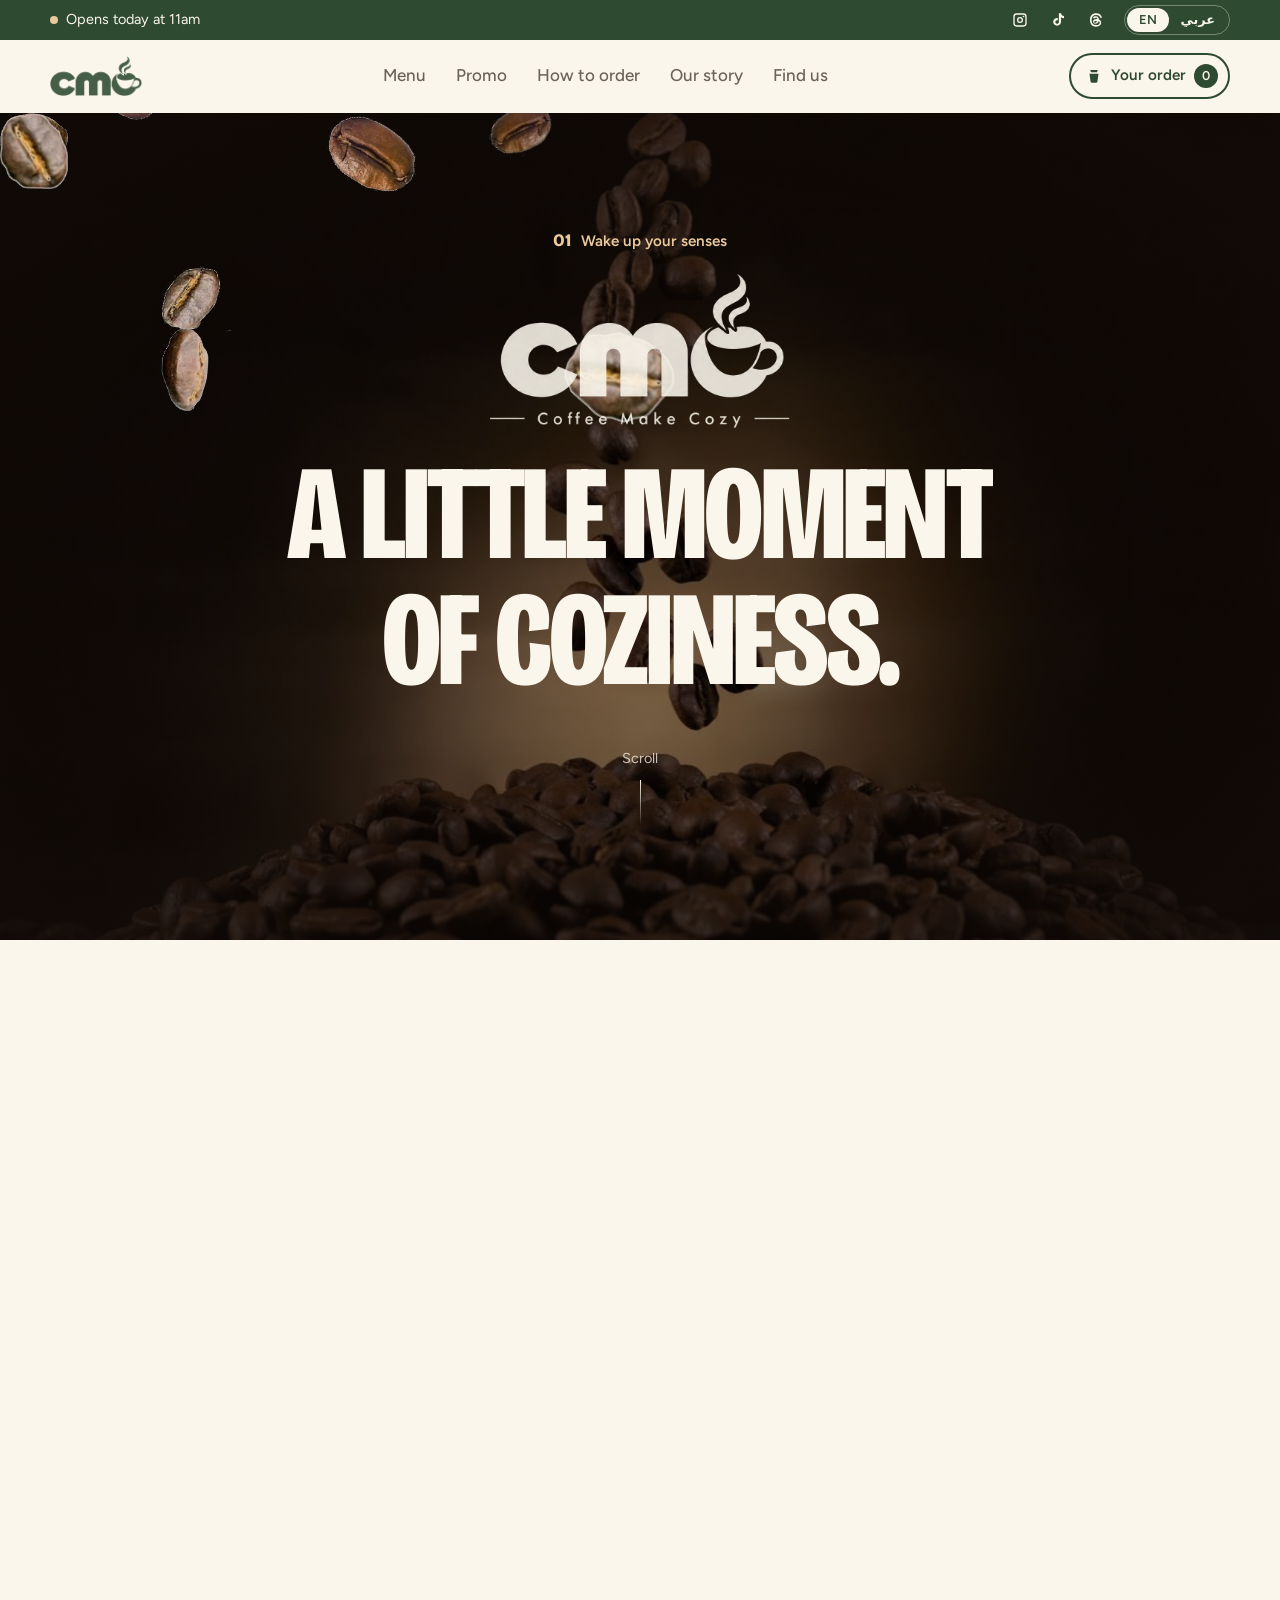
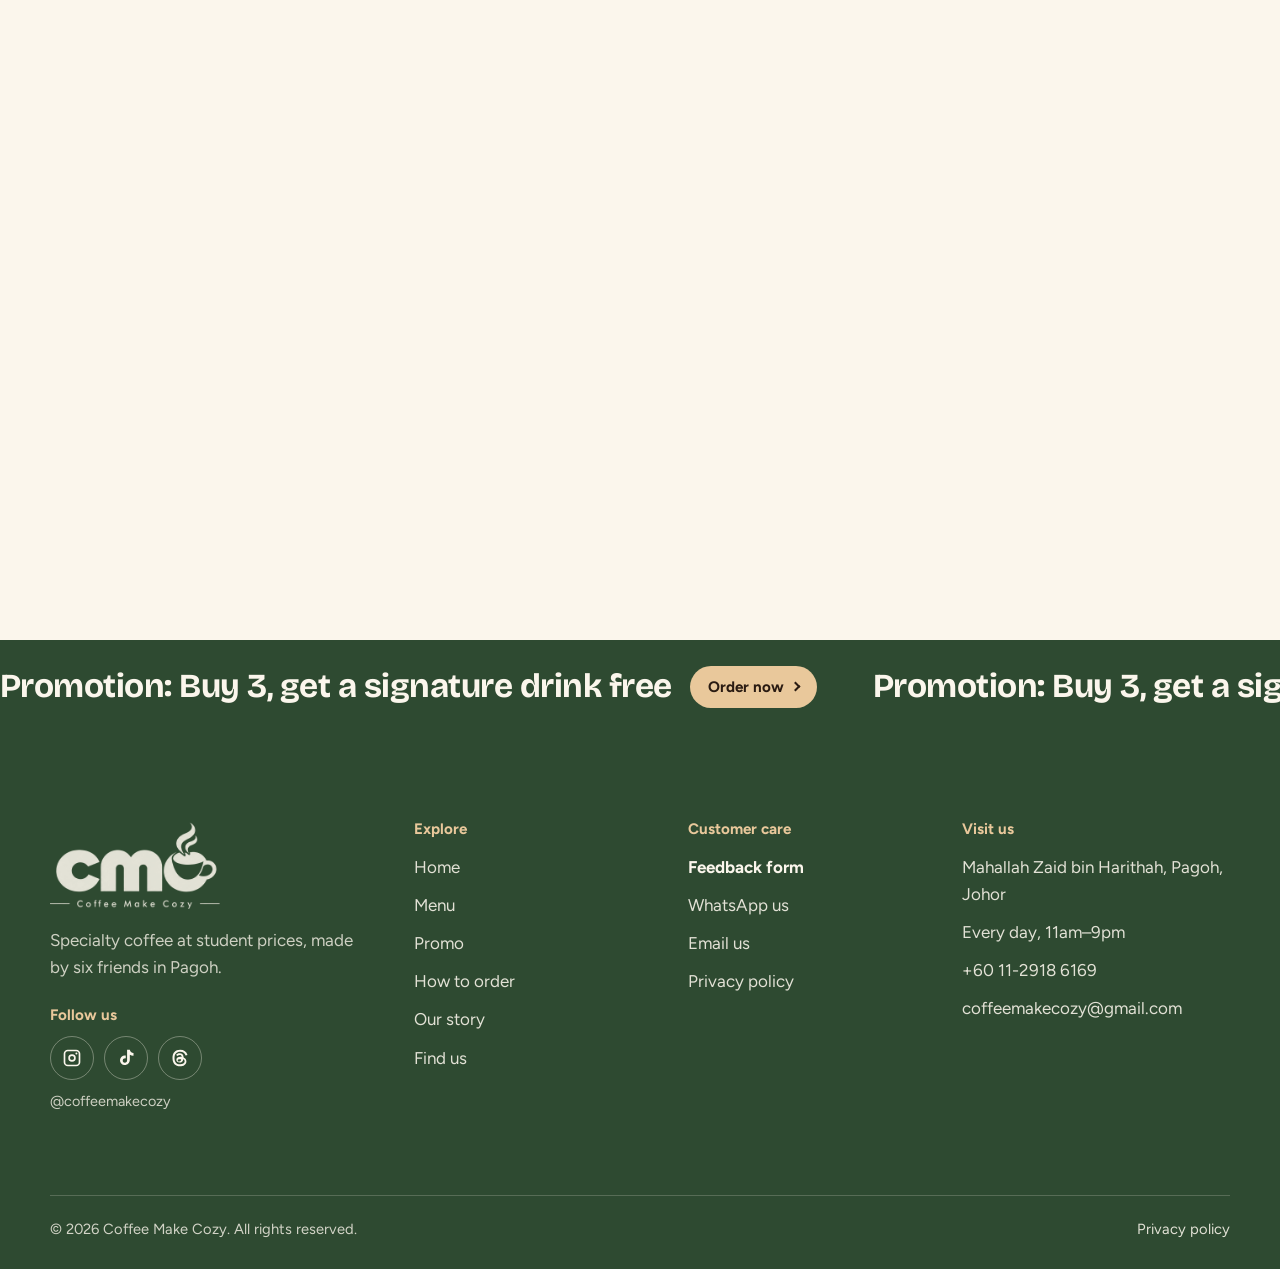
<file: index.html>
<!doctype html>
<html lang="en" class="no-js">
<head>
  <meta charset="utf-8">
  <meta name="viewport" content="width=device-width, initial-scale=1">
  <title>Coffee Make Cozy | Specialty iced lattes in Pagoh, Johor</title>
  <meta name="description" content="Specialty iced lattes at student prices. Order online or on WhatsApp, pick up at Mahallah Zaid bin Harithah, Pagoh, or get it delivered.">
  <meta name="theme-color" content="#2E4A31">
  <meta property="og:title" content="Coffee Make Cozy | Specialty iced lattes in Pagoh, Johor">
  <meta property="og:description" content="Specialty iced lattes at student prices. Order online or on WhatsApp, pick up at Mahallah Zaid bin Harithah, Pagoh, or get it delivered.">
  <meta property="og:image" content="assets/img/beans-falling-dark.jpg">
  <link rel="icon" href="assets/img/mark-green.png" type="image/png">
  <link rel="preconnect" href="https://fonts.googleapis.com">
  <link rel="preconnect" href="https://fonts.gstatic.com" crossorigin>
  <link href="https://fonts.googleapis.com/css2?family=Bricolage+Grotesque:opsz,wdth,wght@12..96,75..100,500..800&family=Figtree:wght@400;500;600;700&family=IBM+Plex+Sans+Arabic:wght@400;500;600;700&family=Noto+Kufi+Arabic:wght@600;700;800&display=swap" rel="stylesheet">
  <link rel="stylesheet" href="styles.css?v=202611230427">
  <script>
    document.documentElement.classList.replace("no-js", "js");
    try { if (JSON.parse(localStorage.getItem("cmc-lang")) === "ar") { document.documentElement.lang = "ar"; document.documentElement.dir = "rtl"; } } catch (e) {}
  </script>
</head>
<body data-page="home" data-title="title.home">
  <div id="site-top"></div>

  <main id="main">
    <!-- STORY: three scroll-driven scenes (pinned stage) -->
    <section class="cmc-story" id="top" aria-label="Coffee Make Cozy">
      <div class="story-stage" id="story-stage">

        <!-- SCENE 01: Wake up your senses -->
        <div class="scene scene-1" id="scene-1">
          <div class="s1-bg"><img src="assets/img/beans-falling-dark.jpg" alt="" width="1289" height="860" fetchpriority="high"></div>
          <div class="s1-beans" id="s1-beans" aria-hidden="true"></div>
          <div class="s1-content">
            <p class="scene-tag"><span>01</span> <span data-i18n="s1.tag">Wake up your senses</span></p>
            <img class="s1-logo" src="assets/img/logo-cream.png" alt="Coffee Make Cozy" width="808" height="416">
            <h1 class="s1-title">
              <span class="line"><span data-i18n="s1.l1">A little moment</span></span>
              <span class="line"><span data-i18n="s1.l2">of coziness.</span></span>
            </h1>
            <p class="s1-cue" aria-hidden="true"><span data-i18n="s1.cue">Scroll</span><i></i></p>
          </div>
        </div>

        <!-- SCENE 02: The art of coffee -->
        <div class="scene scene-2" id="scene-2">
          <div class="s2-photo" id="s2-photo"><img src="assets/img/espresso-shot.jpg" alt="Espresso pouring from a portafilter into a glass" width="965" height="516" loading="lazy"></div>
          <div class="wrap s2-grid">
            <div class="s2-text">
              <p class="scene-tag"><span>02</span> <span data-i18n="s2.tag">The art of coffee</span></p>
              <h2 class="s2-title">
                <span class="s2-t1"><span class="line"><span data-i18n="s2.a1">Espresso.</span></span><span class="line"><span data-i18n="s2.a2">Milk.</span></span><span class="line"><span data-i18n="s2.a3">Ice.</span></span></span>
                <span class="s2-t2"><span class="line"><span data-i18n="s2.b1">Good coffee.</span></span><span class="line"><span data-i18n="s2.b2">Better moments.</span></span></span>
              </h2>
            </div>
            <div class="s2-glass" id="s2-glass" aria-hidden="true">
              <img class="s2-pour" src="assets/img/coffee-pour.webp" alt="" width="700" height="932" loading="lazy">
              <img class="glass-ghost" src="assets/img/cup-empty.webp" alt="" width="492" height="706" loading="lazy">
              <img class="glass-fill" src="assets/img/cup-latte.webp" alt="" width="492" height="706" loading="lazy">
              <div class="ice-wrap"><div class="ice-box">
                <img class="ice" src="assets/img/ice-cube-1.webp" alt="" loading="lazy">
                <img class="ice" src="assets/img/ice-cube-5.webp" alt="" loading="lazy">
                <img class="ice" src="assets/img/ice-cube-2.webp" alt="" loading="lazy">
                <img class="ice" src="assets/img/ice-cube-4.webp" alt="" loading="lazy">
                <img class="ice" src="assets/img/ice-cube-1.webp" alt="" loading="lazy">
                <img class="ice" src="assets/img/ice-cube-3.webp" alt="" loading="lazy">
                <img class="ice" src="assets/img/ice-cube-2.webp" alt="" loading="lazy">
              </div></div>
            </div>
            <ol class="s2-steps">
              <li data-step="ice"><b data-i18n="s2.ice">Ice</b><span data-i18n="s2.iceD">A full glass, so every sip stays cold.</span></li>
              <li data-step="milk"><b data-i18n="s2.milk">Milk</b><span data-i18n="s2.milkD">Fresh and cold, poured first.</span></li>
              <li data-step="espresso"><b data-i18n="s2.esp">Espresso</b><span data-i18n="s2.espD">Pulled to order and poured over the top.</span></li>
            </ol>
          </div>
        </div>

        <!-- SCENE 03: Signature collection -->
        <div class="scene scene-3" id="scene-3">
          <div class="wrap s3-grid">
            <div class="s3-copy">
              <p class="scene-tag s3-item"><span>03</span> <span data-i18n="s3.tag">Signature collection</span></p>
              <h2 class="s3-title s3-item" dir="ltr">Iced Buttercreme Latte</h2>
              <p class="s3-desc s3-item" data-i18n="sig.body">Espresso and cold milk under a thick, buttery cream top. It's the drink we're known for, and the one we give away free with every three you buy.</p>
              <div class="s3-buy s3-item">
                <span class="price-big">RM6</span>
                <button type="button" class="btn btn-ghost" data-add="buttercreme" data-i18n="menu.add">Add to order</button>
              </div>
              <div class="s3-cta s3-item">
                <a href="menu.html" class="btn btn-primary" data-i18n="hero.order">Order now</a>
                <a href="https://wa.me/601129186169" class="btn btn-wa" target="_blank" rel="noopener">
                  <svg viewBox="0 0 24 24" aria-hidden="true"><path d="M12 2a10 10 0 0 0-8.6 15.1L2 22l5-1.3A10 10 0 1 0 12 2zm5.3 14.1c-.2.6-1.3 1.2-1.8 1.2-.5.1-1 .2-3.3-.7-2.8-1.1-4.5-4-4.7-4.2-.1-.2-1.1-1.5-1.1-2.9s.7-2 1-2.3c.2-.3.5-.3.7-.3h.5c.2 0 .4 0 .6.5l.8 2c.1.2.1.4 0 .5l-.3.5-.4.4c-.1.2-.3.3-.1.6.2.3.8 1.3 1.7 2.1 1.2 1 2.1 1.3 2.4 1.5.3.1.5.1.6-.1l.9-1c.2-.3.4-.2.6-.1l1.9.9c.3.1.5.2.5.3.1.2.1.7-.1 1.3z"/></svg>
                  <span data-i18n="hero.wa">Chat on WhatsApp</span>
                </a>
              </div>
              <ul class="hero-facts s3-item">
                <li><strong data-i18n="hero.fact0a">RM6–10</strong> <span data-i18n="hero.fact0">specialty coffee at student prices</span></li>
                <li><strong data-i18n="hero.fact2a">Buy 3</strong> <span data-i18n="hero.fact2">get a signature free</span></li>
                <li><strong>RM1</strong> <span data-i18n="hero.fact3">delivery around the mahallah</span></li>
              </ul>
            </div>
          </div>
          <div class="s3-cup" id="s3-cup"><img src="assets/img/signature-latte.webp" alt="Iced Buttercreme Latte in a clear cup with ice" width="492" height="706" loading="lazy"></div>
        </div>

      </div>
    </section>

    <!-- PROMOTION CTA (running text) -->
    <a class="promo-banner" href="menu.html">
      <span class="sr-only"><span data-i18n="banner.text">Promotion: Buy 3, get a signature drink free</span>. <span data-i18n="banner.cta">Order now</span></span>
      <span class="promo-track" aria-hidden="true">
        <span class="pb-item"><span class="pb-text" data-i18n="banner.text">Promotion: Buy 3, get a signature drink free</span><span class="pb-cta" data-i18n="banner.cta">Order now</span></span>
        <span class="pb-item"><span class="pb-text" data-i18n="banner.text">Promotion: Buy 3, get a signature drink free</span><span class="pb-cta" data-i18n="banner.cta">Order now</span></span>
        <span class="pb-item"><span class="pb-text" data-i18n="banner.text">Promotion: Buy 3, get a signature drink free</span><span class="pb-cta" data-i18n="banner.cta">Order now</span></span>
        <span class="pb-item"><span class="pb-text" data-i18n="banner.text">Promotion: Buy 3, get a signature drink free</span><span class="pb-cta" data-i18n="banner.cta">Order now</span></span>
        <span class="pb-item"><span class="pb-text" data-i18n="banner.text">Promotion: Buy 3, get a signature drink free</span><span class="pb-cta" data-i18n="banner.cta">Order now</span></span>
        <span class="pb-item"><span class="pb-text" data-i18n="banner.text">Promotion: Buy 3, get a signature drink free</span><span class="pb-cta" data-i18n="banner.cta">Order now</span></span>
      </span>
    </a>
  </main>

  <div id="site-bottom"></div>

  <script src="i18n.js?v=202611230427"></script>
  <script src="script.js?v=202611230427"></script>
  <script src="assets/vendor/gsap.min.js"></script>
  <script src="assets/vendor/ScrollTrigger.min.js"></script>
  <script src="story.js?v=202611230427"></script>
</body>
</html>
</file>
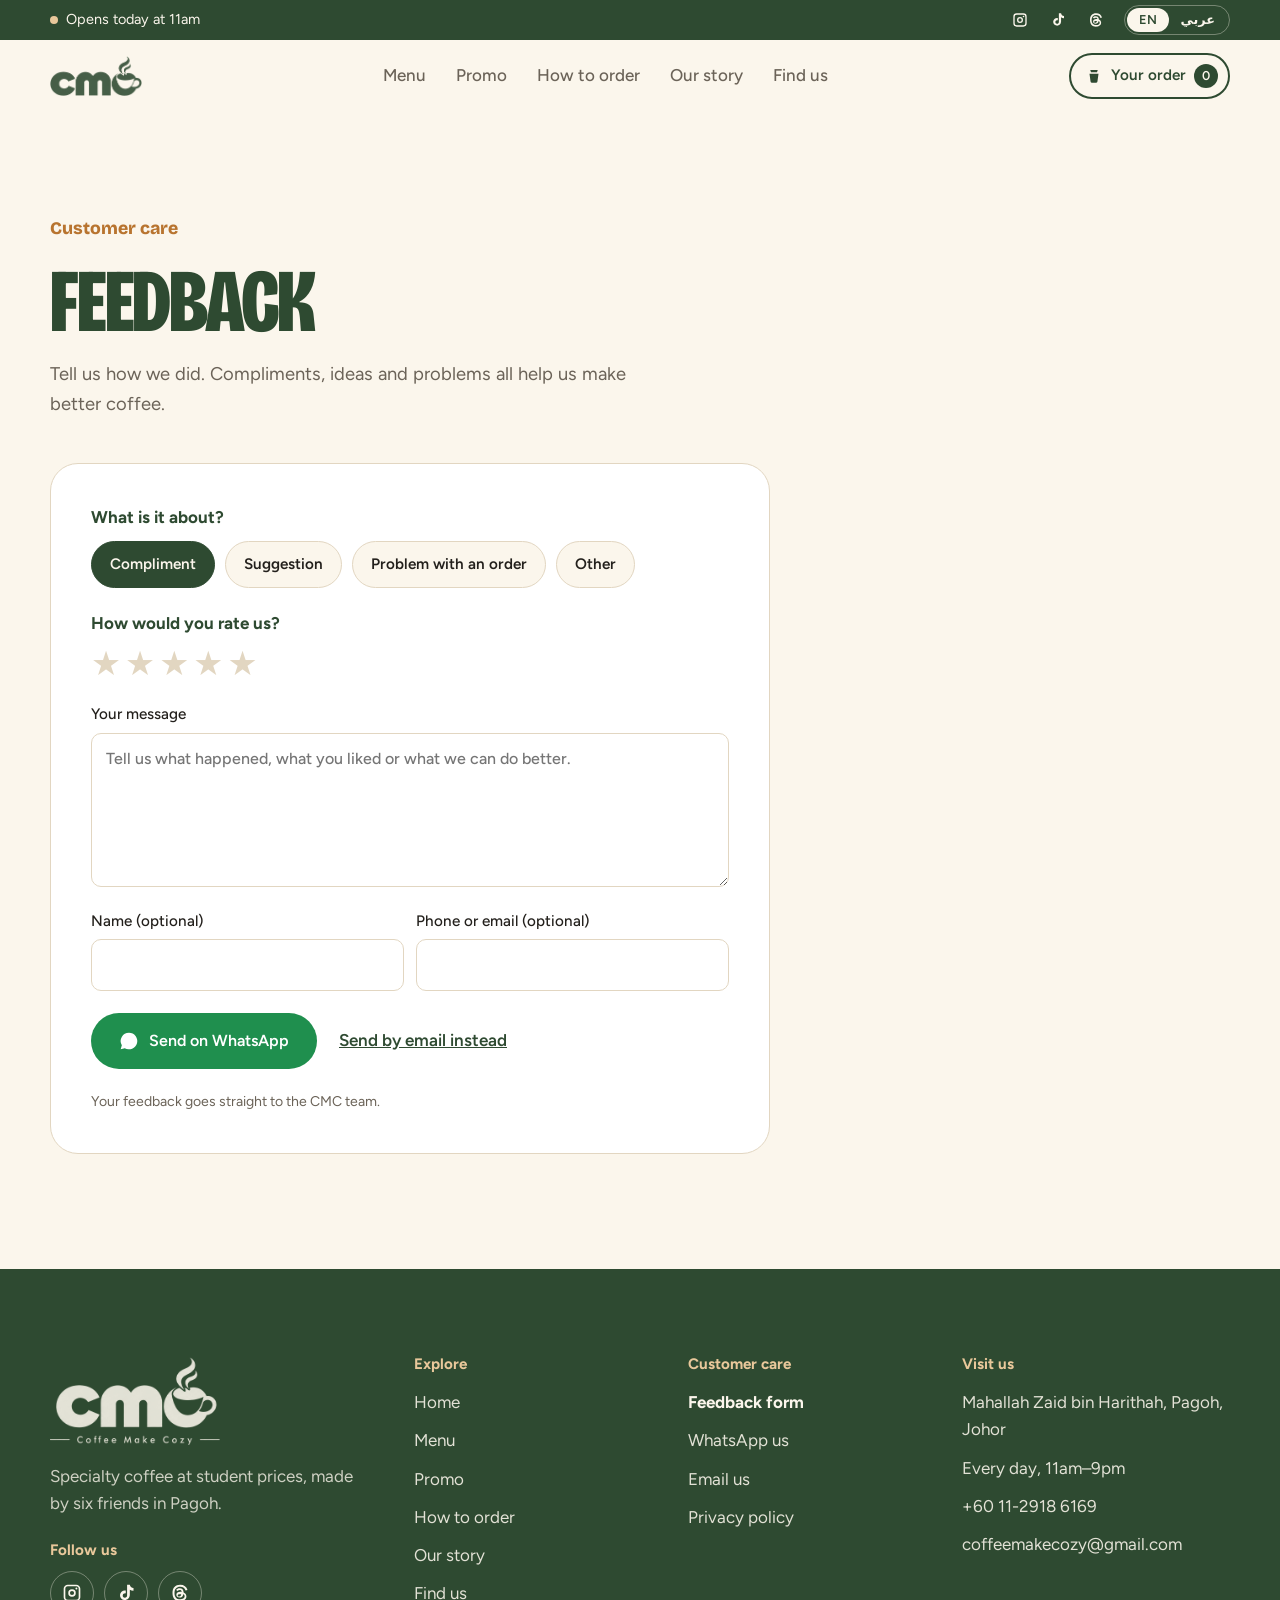
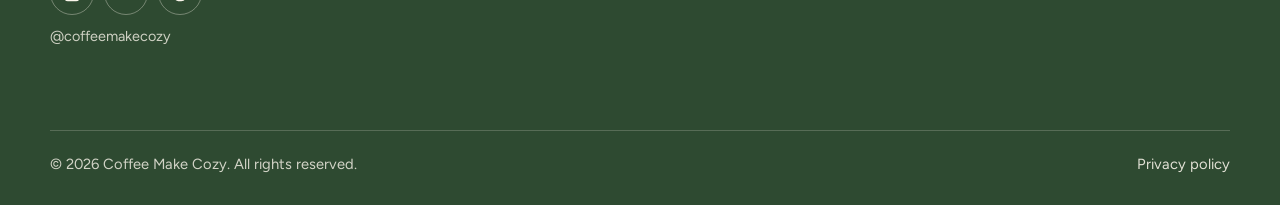
<file: feedback.html>
<!doctype html>
<html lang="en" class="no-js">
<head>
  <meta charset="utf-8">
  <meta name="viewport" content="width=device-width, initial-scale=1">
  <title>Feedback | Coffee Make Cozy</title>
  <meta name="description" content="Tell Coffee Make Cozy how we did. Compliments, ideas and problems are all welcome.">
  <meta name="theme-color" content="#2E4A31">
  <meta property="og:title" content="Feedback | Coffee Make Cozy">
  <meta property="og:description" content="Tell Coffee Make Cozy how we did. Compliments, ideas and problems are all welcome.">
  <meta property="og:image" content="assets/img/beans-falling-dark.jpg">
  <link rel="icon" href="assets/img/mark-green.png" type="image/png">
  <link rel="preconnect" href="https://fonts.googleapis.com">
  <link rel="preconnect" href="https://fonts.gstatic.com" crossorigin>
  <link href="https://fonts.googleapis.com/css2?family=Bricolage+Grotesque:opsz,wdth,wght@12..96,75..100,500..800&family=Figtree:wght@400;500;600;700&family=IBM+Plex+Sans+Arabic:wght@400;500;600;700&family=Noto+Kufi+Arabic:wght@600;700;800&display=swap" rel="stylesheet">
  <link rel="stylesheet" href="styles.css?v=202611230427">
  <script>
    document.documentElement.classList.replace("no-js", "js");
    try { if (JSON.parse(localStorage.getItem("cmc-lang")) === "ar") { document.documentElement.lang = "ar"; document.documentElement.dir = "rtl"; } } catch (e) {}
  </script>
</head>
<body data-page="feedback" data-title="title.feedback">
  <div id="site-top"></div>

  <main id="main">
    <section class="page-head">
      <div class="wrap">
        <p class="scene-tag"><span data-i18n="fb.tag">Customer care</span></p>
        <h1 class="page-title" data-i18n="fb.title">Feedback</h1>
        <p class="page-sub" data-i18n="fb.sub">Tell us how we did.</p>
      </div>
    </section>
    <section class="feedback">
      <div class="wrap">
        <form class="feedback-form" id="feedback-form" novalidate>
          <fieldset class="opts">
            <legend data-i18n="fb.type">What is it about?</legend>
            <div class="chips">
              <label class="chip"><input type="radio" name="type" value="compliment" checked><span data-i18n="fb.compliment">Compliment</span></label>
              <label class="chip"><input type="radio" name="type" value="suggestion"><span data-i18n="fb.suggestion">Suggestion</span></label>
              <label class="chip"><input type="radio" name="type" value="problem"><span data-i18n="fb.problem">Problem with an order</span></label>
              <label class="chip"><input type="radio" name="type" value="other"><span data-i18n="fb.other">Other</span></label>
            </div>
          </fieldset>
          <fieldset class="opts">
            <legend data-i18n="fb.rating">How would you rate us?</legend>
            <div class="stars" dir="ltr"><label class="star"><input type="radio" name="rating" value="1"><span aria-hidden="true">★</span><span class="sr-only">1 <span data-i18n="fb.stars">stars</span></span></label><label class="star"><input type="radio" name="rating" value="2"><span aria-hidden="true">★</span><span class="sr-only">2 <span data-i18n="fb.stars">stars</span></span></label><label class="star"><input type="radio" name="rating" value="3"><span aria-hidden="true">★</span><span class="sr-only">3 <span data-i18n="fb.stars">stars</span></span></label><label class="star"><input type="radio" name="rating" value="4"><span aria-hidden="true">★</span><span class="sr-only">4 <span data-i18n="fb.stars">stars</span></span></label><label class="star"><input type="radio" name="rating" value="5"><span aria-hidden="true">★</span><span class="sr-only">5 <span data-i18n="fb.stars">stars</span></span></label></div>
          </fieldset>
          <label><span data-i18n="fb.message">Your message</span>
            <textarea name="message" rows="5" required data-i18n-placeholder="fb.messagePh"></textarea>
          </label>
          <div class="field-row">
            <label><span data-i18n="fb.name">Name (optional)</span><input name="fbname" autocomplete="name"></label>
            <label><span data-i18n="fb.contact">Phone or email (optional)</span><input name="fbcontact" autocomplete="email"></label>
          </div>
          <p class="form-error" id="fb-error" role="alert"></p>
          <div class="fb-actions">
            <button type="submit" class="btn btn-wa"><svg viewBox="0 0 24 24" aria-hidden="true"><path d="M12 2a10 10 0 0 0-8.6 15.1L2 22l5-1.3A10 10 0 1 0 12 2z"/></svg><span data-i18n="fb.send">Send on WhatsApp</span></button>
            <a href="mailto:coffeemakecozy@gmail.com" id="fb-email" class="fb-email" data-i18n="fb.email">Send by email instead</a>
          </div>
          <p class="send-note" data-i18n="fb.note">Your feedback goes straight to the CMC team.</p>
        </form>
      </div>
    </section>
  </main>

  <div id="site-bottom"></div>

  <script src="i18n.js?v=202611230427"></script>
  <script src="script.js?v=202611230427"></script>
</body>
</html>
</file>
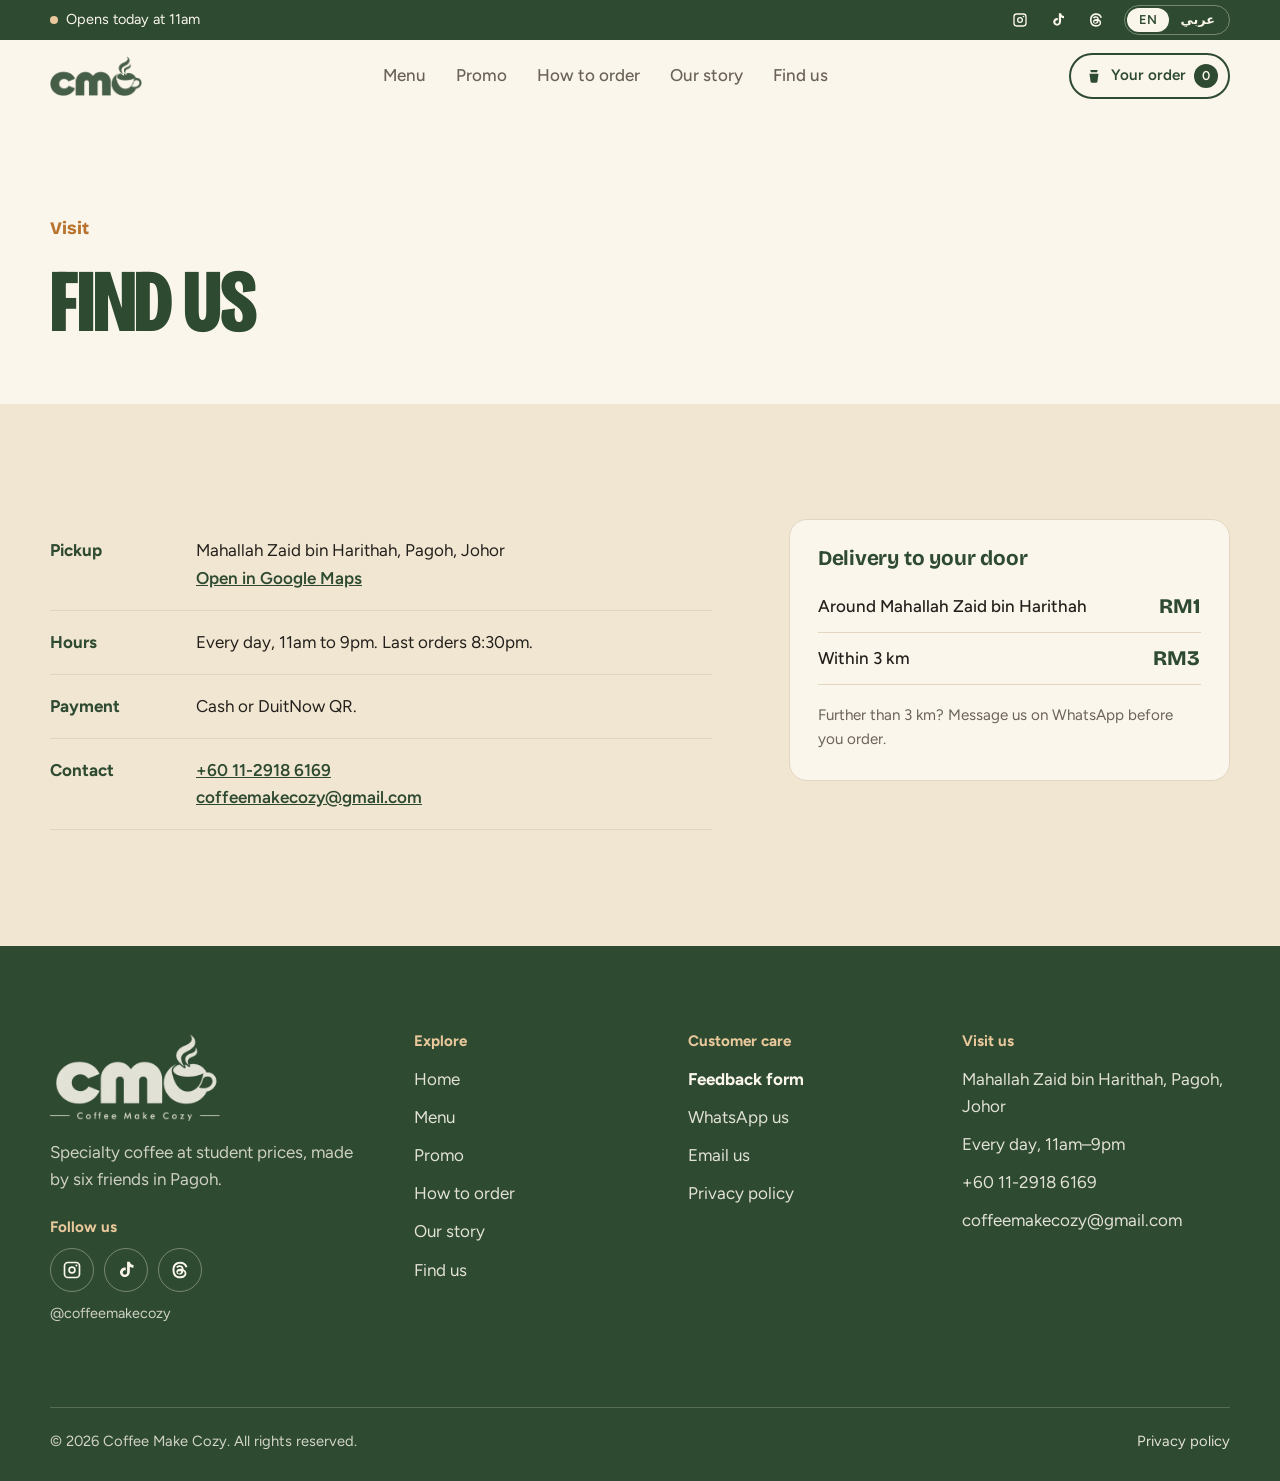
<file: find-us.html>
<!doctype html>
<html lang="en" class="no-js">
<head>
  <meta charset="utf-8">
  <meta name="viewport" content="width=device-width, initial-scale=1">
  <title>Find us | Coffee Make Cozy</title>
  <meta name="description" content="Pickup at Mahallah Zaid bin Harithah, Pagoh, Johor. Open every day, 11am to 9pm.">
  <meta name="theme-color" content="#2E4A31">
  <meta property="og:title" content="Find us | Coffee Make Cozy">
  <meta property="og:description" content="Pickup at Mahallah Zaid bin Harithah, Pagoh, Johor. Open every day, 11am to 9pm.">
  <meta property="og:image" content="assets/img/beans-falling-dark.jpg">
  <link rel="icon" href="assets/img/mark-green.png" type="image/png">
  <link rel="preconnect" href="https://fonts.googleapis.com">
  <link rel="preconnect" href="https://fonts.gstatic.com" crossorigin>
  <link href="https://fonts.googleapis.com/css2?family=Bricolage+Grotesque:opsz,wdth,wght@12..96,75..100,500..800&family=Figtree:wght@400;500;600;700&family=IBM+Plex+Sans+Arabic:wght@400;500;600;700&family=Noto+Kufi+Arabic:wght@600;700;800&display=swap" rel="stylesheet">
  <link rel="stylesheet" href="styles.css?v=202611230427">
  <script>
    document.documentElement.classList.replace("no-js", "js");
    try { if (JSON.parse(localStorage.getItem("cmc-lang")) === "ar") { document.documentElement.lang = "ar"; document.documentElement.dir = "rtl"; } } catch (e) {}
  </script>
</head>
<body data-page="find" data-title="title.find">
  <div id="site-top"></div>

  <main id="main">
    <section class="page-head">
      <div class="wrap">
        <p class="scene-tag"><span data-i18n="find.tag">Visit</span></p>
        <h1 class="page-title" data-i18n="find.title">Find us</h1>
      </div>
    </section>
    <section class="find">
      <div class="wrap find-grid">
        <div>
          <dl class="find-list">
            <div><dt data-i18n="find.pickup">Pickup</dt><dd><span data-i18n="addr">Mahallah Zaid bin Harithah, Pagoh, Johor</span><br>
              <a href="https://www.google.com/maps/search/?api=1&amp;query=Mahallah+Zaid+bin+Harithah+Pagoh+Johor" target="_blank" rel="noopener" data-i18n="find.map">Open in Google Maps</a></dd></div>
            <div><dt data-i18n="find.hours">Hours</dt><dd data-i18n="find.hoursVal">Every day, 11am to 9pm. Last orders 8:30pm.</dd></div>
            <div><dt data-i18n="find.pay">Payment</dt><dd data-i18n="find.payVal">Cash or DuitNow QR.</dd></div>
            <div><dt data-i18n="find.contact">Contact</dt><dd>
              <a href="https://wa.me/601129186169" target="_blank" rel="noopener" dir="ltr">+60 11-2918 6169</a><br>
              <a href="mailto:coffeemakecozy@gmail.com" dir="ltr">coffeemakecozy@gmail.com</a></dd></div>
          </dl>
        </div>
        <div class="delivery-card">
          <h3 data-i18n="find.delivery">Delivery to your door</h3>
          <table class="fees">
            <tbody>
              <tr><th scope="row" data-i18n="find.zone1">Around Mahallah Zaid bin Harithah</th><td>RM1</td></tr>
              <tr><th scope="row" data-i18n="find.zone2">Within 3 km</th><td>RM3</td></tr>
            </tbody>
          </table>
          <p data-i18n="find.further">Further than 3 km? Message us on WhatsApp before you order.</p>
        </div>
      </div>
    </section>
  </main>

  <div id="site-bottom"></div>

  <script src="i18n.js?v=202611230427"></script>
  <script src="script.js?v=202611230427"></script>
</body>
</html>
</file>
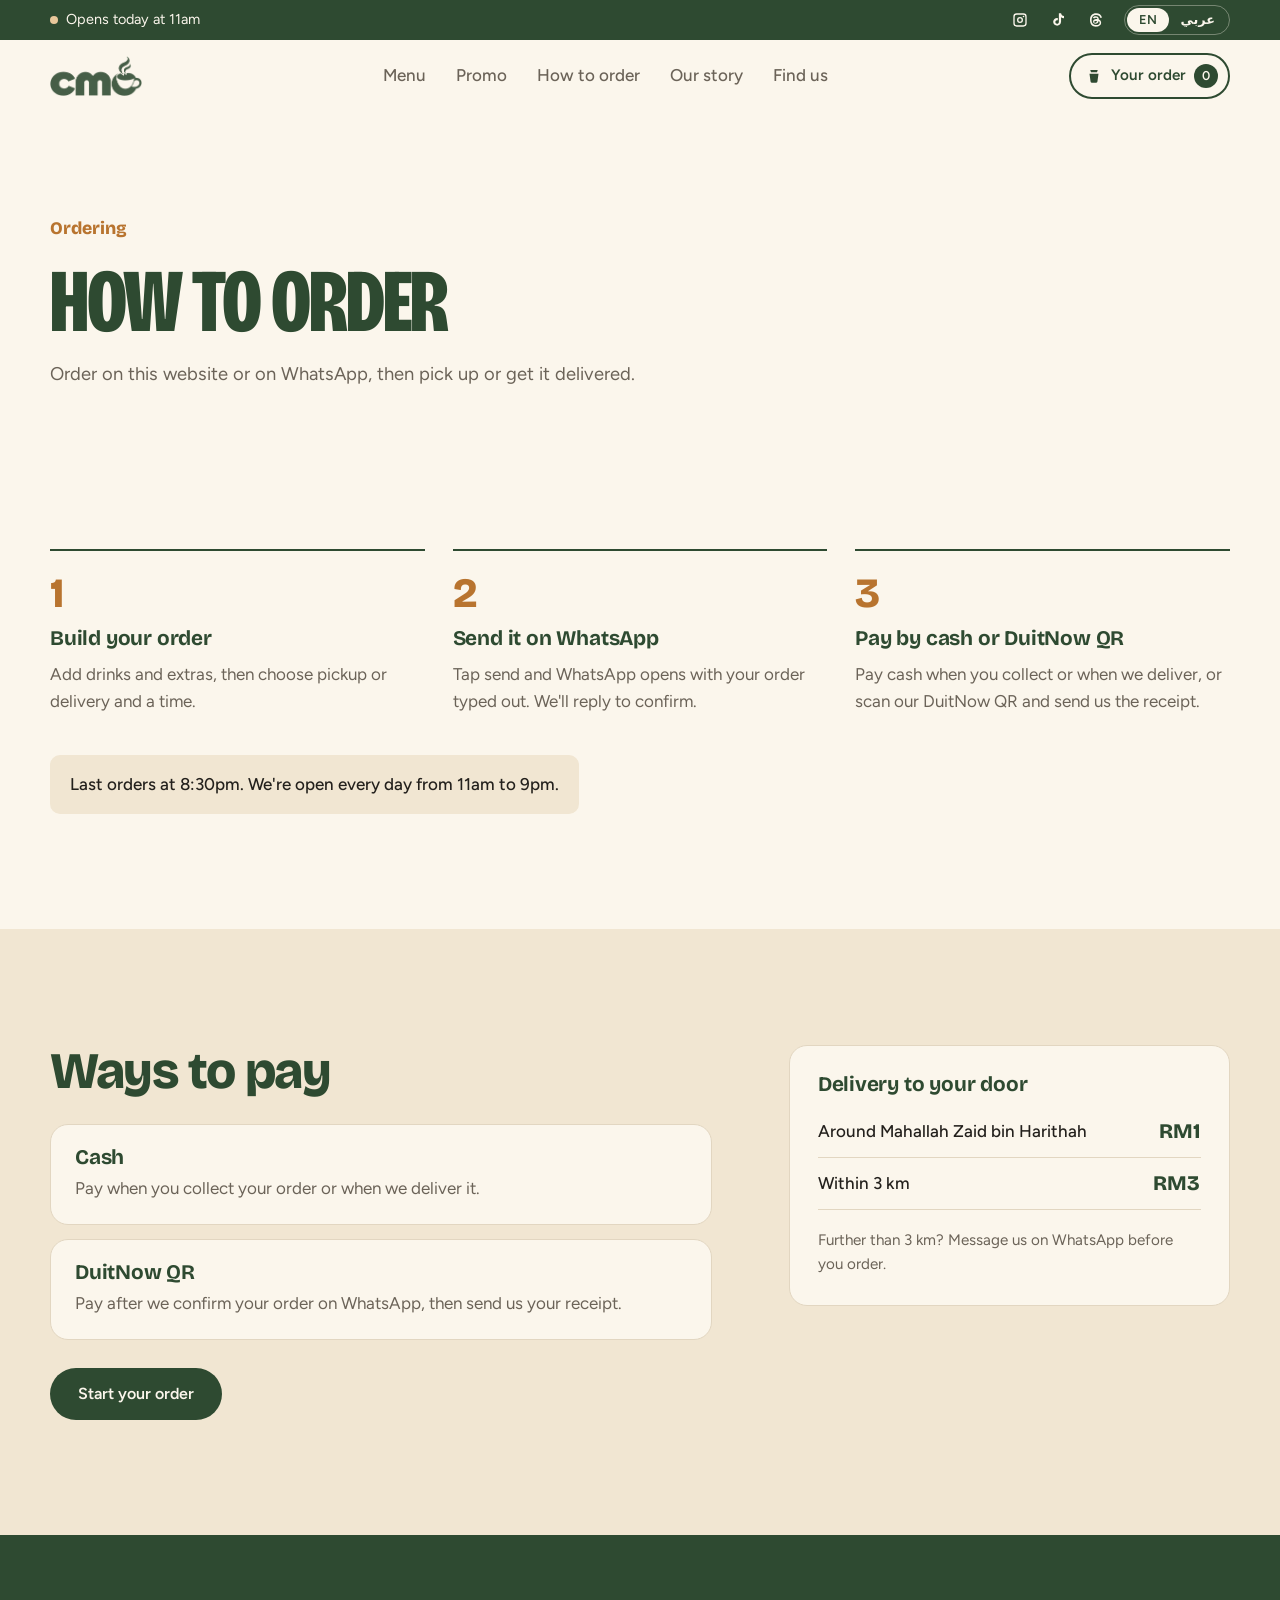
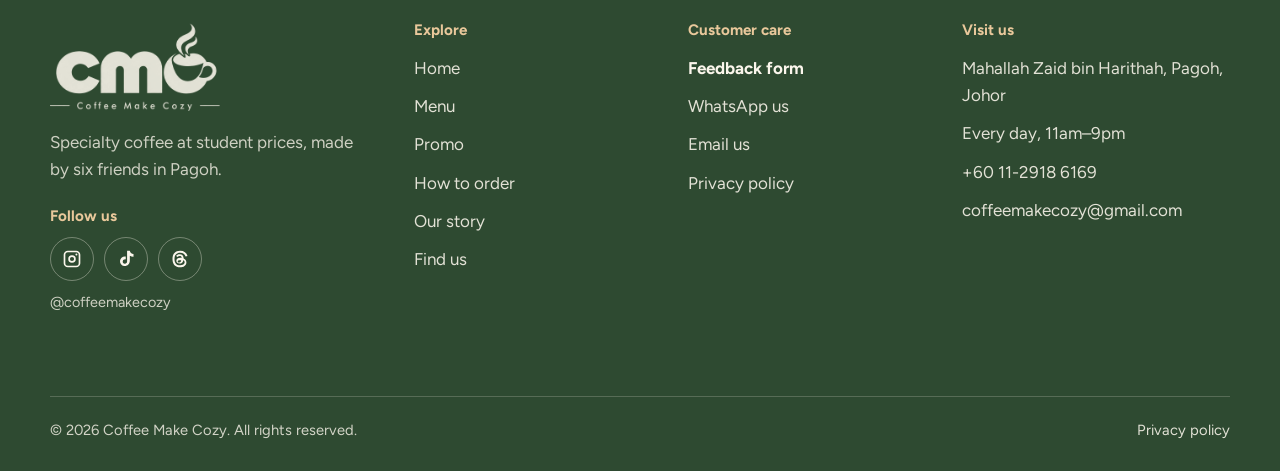
<file: how-to-order.html>
<!doctype html>
<html lang="en" class="no-js">
<head>
  <meta charset="utf-8">
  <meta name="viewport" content="width=device-width, initial-scale=1">
  <title>How to order | Coffee Make Cozy</title>
  <meta name="description" content="Order on the website or WhatsApp, pick up or get it delivered, and pay by cash or DuitNow QR.">
  <meta name="theme-color" content="#2E4A31">
  <meta property="og:title" content="How to order | Coffee Make Cozy">
  <meta property="og:description" content="Order on the website or WhatsApp, pick up or get it delivered, and pay by cash or DuitNow QR.">
  <meta property="og:image" content="assets/img/beans-falling-dark.jpg">
  <link rel="icon" href="assets/img/mark-green.png" type="image/png">
  <link rel="preconnect" href="https://fonts.googleapis.com">
  <link rel="preconnect" href="https://fonts.gstatic.com" crossorigin>
  <link href="https://fonts.googleapis.com/css2?family=Bricolage+Grotesque:opsz,wdth,wght@12..96,75..100,500..800&family=Figtree:wght@400;500;600;700&family=IBM+Plex+Sans+Arabic:wght@400;500;600;700&family=Noto+Kufi+Arabic:wght@600;700;800&display=swap" rel="stylesheet">
  <link rel="stylesheet" href="styles.css?v=202611230427">
  <script>
    document.documentElement.classList.replace("no-js", "js");
    try { if (JSON.parse(localStorage.getItem("cmc-lang")) === "ar") { document.documentElement.lang = "ar"; document.documentElement.dir = "rtl"; } } catch (e) {}
  </script>
</head>
<body data-page="how" data-title="title.how">
  <div id="site-top"></div>

  <main id="main">
    <section class="page-head">
      <div class="wrap">
        <p class="scene-tag"><span data-i18n="how.tag">Ordering</span></p>
        <h1 class="page-title" data-i18n="how.title">How to order</h1>
        <p class="page-sub" data-i18n="how.sub">Order on this website or on WhatsApp, then pick up or get it delivered.</p>
      </div>
    </section>
    <section class="how">
      <div class="wrap">
        <ol class="steps">
          <li><h3 data-i18n="how.s1t">Build your order</h3><p data-i18n="how.s1">Add drinks and extras, then choose pickup or delivery and a time.</p></li>
          <li><h3 data-i18n="how.s2t">Send it on WhatsApp</h3><p data-i18n="how.s2">Tap send and WhatsApp opens with your order typed out. We'll reply to confirm.</p></li>
          <li><h3 data-i18n="how.s3t">Pay by cash or DuitNow QR</h3><p data-i18n="how.s3">Pay cash when you collect or when we deliver, or scan our DuitNow QR and send us the receipt.</p></li>
        </ol>
        <p class="how-note" data-i18n="how.note">Last orders at 8:30pm. We're open every day from 11am to 9pm.</p>
      </div>
    </section>
    <section class="find">
      <div class="wrap find-grid">
        <div class="pay-cards">
          <h2 data-i18n="pay.title">Ways to pay</h2>
          <div class="pay-card"><h3 data-i18n="pay.cash">Cash</h3><p data-i18n="pay.cashD">Pay when you collect your order or when we deliver it.</p></div>
          <div class="pay-card"><h3>DuitNow QR</h3><p data-i18n="pay.dnD">Pay after we confirm your order on WhatsApp, then send us your receipt.</p></div>
          <a href="menu.html" class="btn btn-primary" data-i18n="how.cta">Start your order</a>
        </div>
        <div class="delivery-card">
          <h3 data-i18n="find.delivery">Delivery to your door</h3>
          <table class="fees">
            <tbody>
              <tr><th scope="row" data-i18n="find.zone1">Around Mahallah Zaid bin Harithah</th><td>RM1</td></tr>
              <tr><th scope="row" data-i18n="find.zone2">Within 3 km</th><td>RM3</td></tr>
            </tbody>
          </table>
          <p data-i18n="find.further">Further than 3 km? Message us on WhatsApp before you order.</p>
        </div>
      </div>
    </section>
  </main>

  <div id="site-bottom"></div>

  <script src="i18n.js?v=202611230427"></script>
  <script src="script.js?v=202611230427"></script>
</body>
</html>
</file>
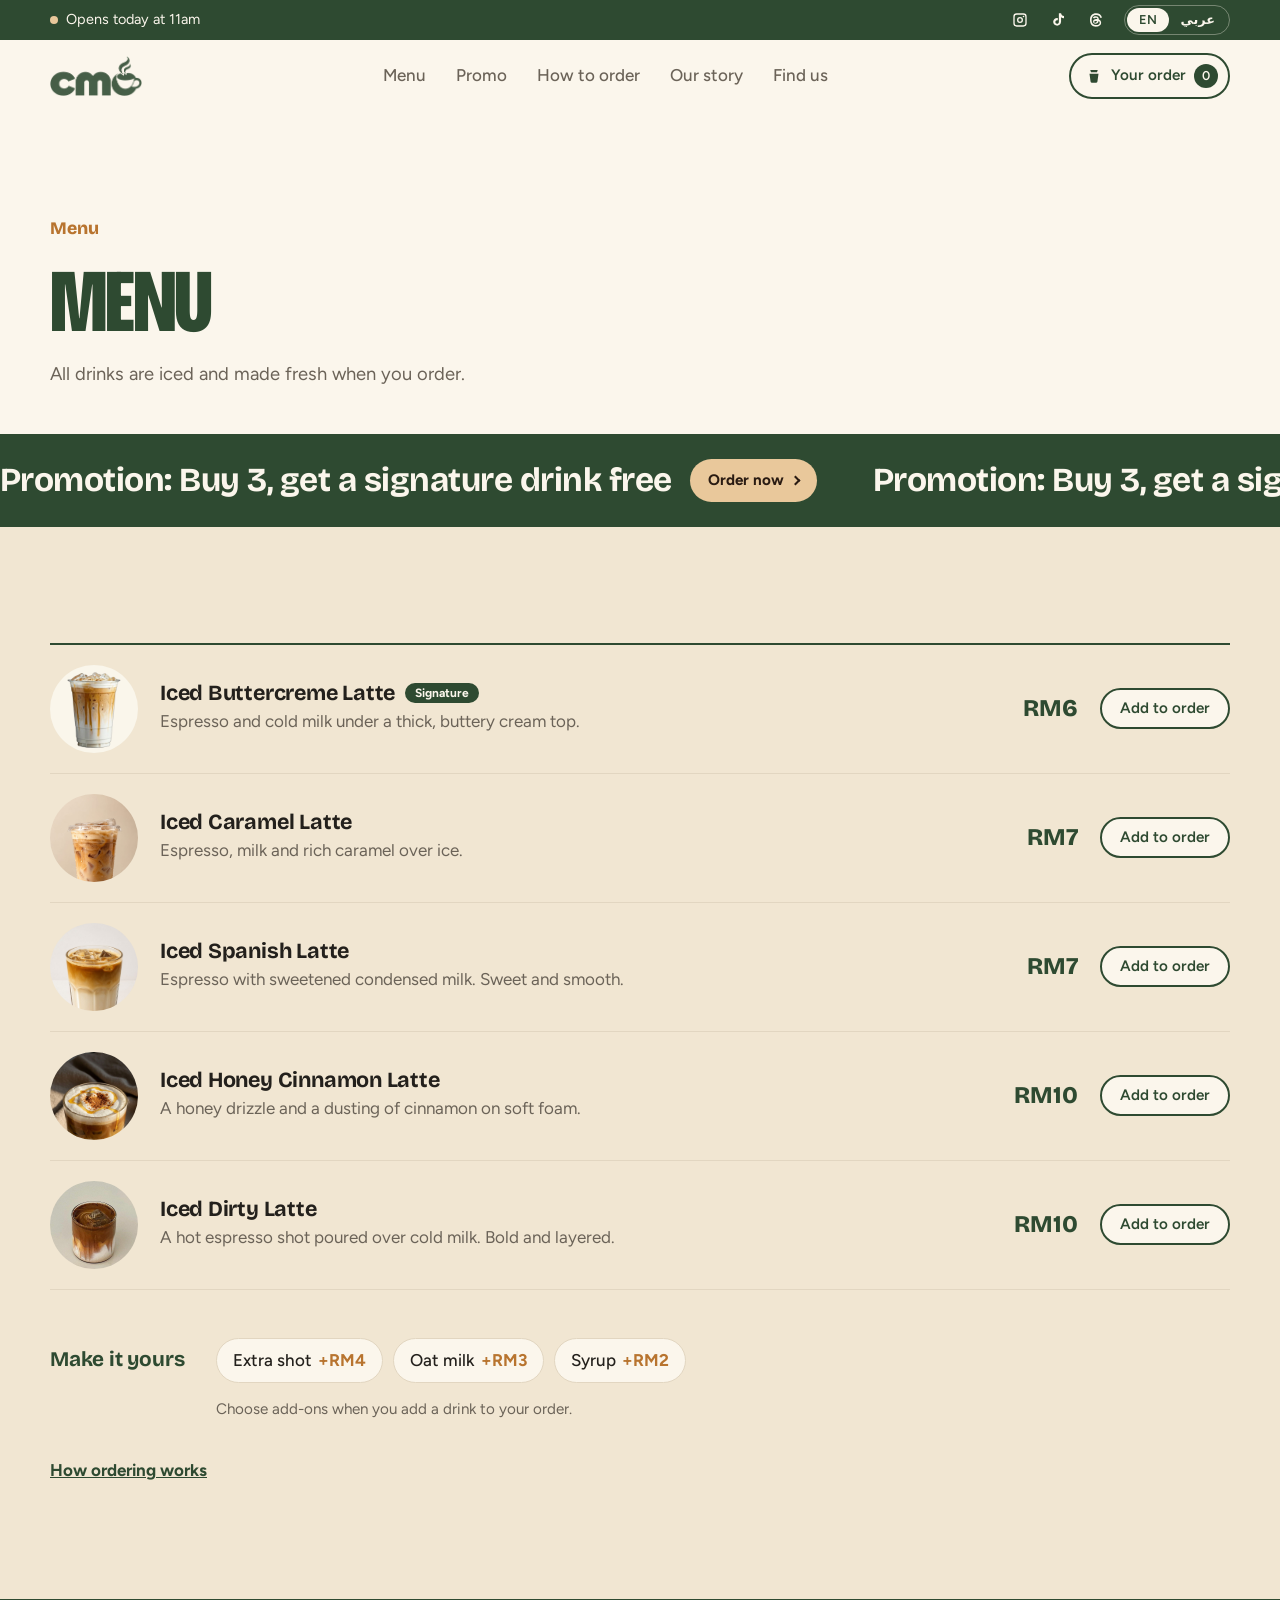
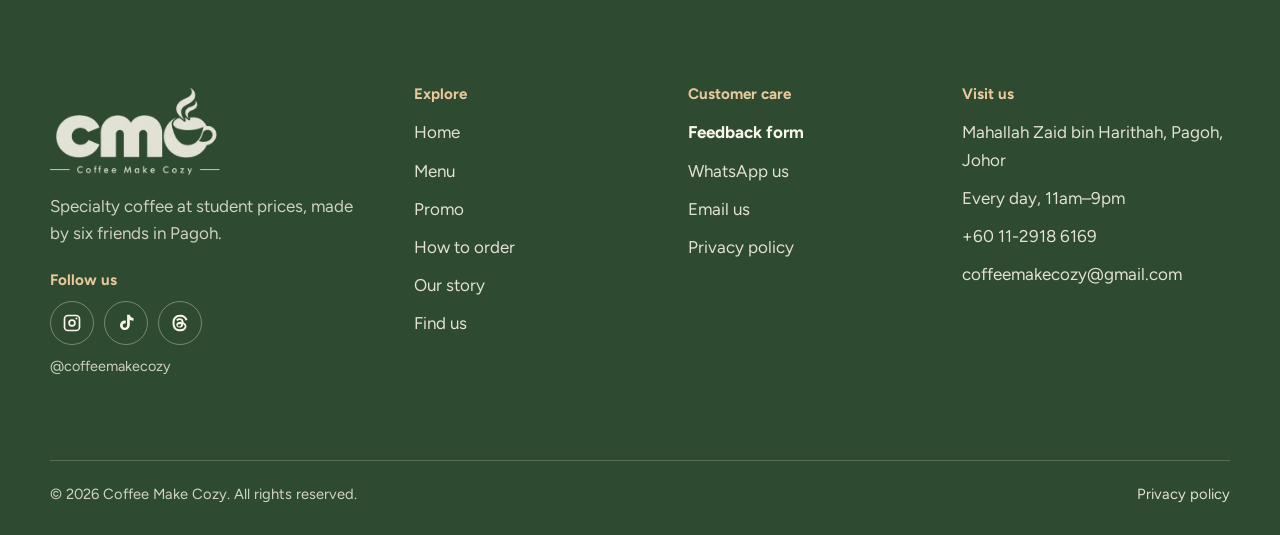
<file: menu.html>
<!doctype html>
<html lang="en" class="no-js">
<head>
  <meta charset="utf-8">
  <meta name="viewport" content="width=device-width, initial-scale=1">
  <title>Menu | Coffee Make Cozy</title>
  <meta name="description" content="Iced lattes from RM6. Add extras, then order for pickup or delivery in Pagoh, Johor.">
  <meta name="theme-color" content="#2E4A31">
  <meta property="og:title" content="Menu | Coffee Make Cozy">
  <meta property="og:description" content="Iced lattes from RM6. Add extras, then order for pickup or delivery in Pagoh, Johor.">
  <meta property="og:image" content="assets/img/beans-falling-dark.jpg">
  <link rel="icon" href="assets/img/mark-green.png" type="image/png">
  <link rel="preconnect" href="https://fonts.googleapis.com">
  <link rel="preconnect" href="https://fonts.gstatic.com" crossorigin>
  <link href="https://fonts.googleapis.com/css2?family=Bricolage+Grotesque:opsz,wdth,wght@12..96,75..100,500..800&family=Figtree:wght@400;500;600;700&family=IBM+Plex+Sans+Arabic:wght@400;500;600;700&family=Noto+Kufi+Arabic:wght@600;700;800&display=swap" rel="stylesheet">
  <link rel="stylesheet" href="styles.css?v=202611230427">
  <script>
    document.documentElement.classList.replace("no-js", "js");
    try { if (JSON.parse(localStorage.getItem("cmc-lang")) === "ar") { document.documentElement.lang = "ar"; document.documentElement.dir = "rtl"; } } catch (e) {}
  </script>
</head>
<body data-page="menu" data-title="title.menu">
  <div id="site-top"></div>

  <main id="main">
    <section class="page-head">
      <div class="wrap">
        <p class="scene-tag"><span data-i18n="nav.menu">Menu</span></p>
        <h1 class="page-title" data-i18n="menu.title">Menu</h1>
        <p class="page-sub" data-i18n="menu.sub">All drinks are iced and made fresh when you order.</p>
      </div>
    </section>
    <!-- PROMOTION CTA (running text) -->
    <a class="promo-banner" href="menu.html">
      <span class="sr-only"><span data-i18n="banner.text">Promotion: Buy 3, get a signature drink free</span>. <span data-i18n="banner.cta">Order now</span></span>
      <span class="promo-track" aria-hidden="true">
        <span class="pb-item"><span class="pb-text" data-i18n="banner.text">Promotion: Buy 3, get a signature drink free</span><span class="pb-cta" data-i18n="banner.cta">Order now</span></span>
        <span class="pb-item"><span class="pb-text" data-i18n="banner.text">Promotion: Buy 3, get a signature drink free</span><span class="pb-cta" data-i18n="banner.cta">Order now</span></span>
        <span class="pb-item"><span class="pb-text" data-i18n="banner.text">Promotion: Buy 3, get a signature drink free</span><span class="pb-cta" data-i18n="banner.cta">Order now</span></span>
        <span class="pb-item"><span class="pb-text" data-i18n="banner.text">Promotion: Buy 3, get a signature drink free</span><span class="pb-cta" data-i18n="banner.cta">Order now</span></span>
        <span class="pb-item"><span class="pb-text" data-i18n="banner.text">Promotion: Buy 3, get a signature drink free</span><span class="pb-cta" data-i18n="banner.cta">Order now</span></span>
        <span class="pb-item"><span class="pb-text" data-i18n="banner.text">Promotion: Buy 3, get a signature drink free</span><span class="pb-cta" data-i18n="banner.cta">Order now</span></span>
      </span>
    </a>

    <section class="menu">
      <div class="wrap">
        <ul class="menu-list" id="menu-list"></ul>
        <div class="addons">
          <h3 data-i18n="menu.addons">Make it yours</h3>
          <ul class="addon-list" id="addon-list"></ul>
          <p class="addons-note" data-i18n="menu.addonsNote">Choose add-ons when you add a drink to your order.</p>
        </div>
        <p class="menu-more"><a href="how-to-order.html" data-i18n="menu.howLink">How ordering works</a></p>
      </div>
    </section>
  </main>

  <div id="site-bottom"></div>

  <script src="i18n.js?v=202611230427"></script>
  <script src="script.js?v=202611230427"></script>
</body>
</html>
</file>
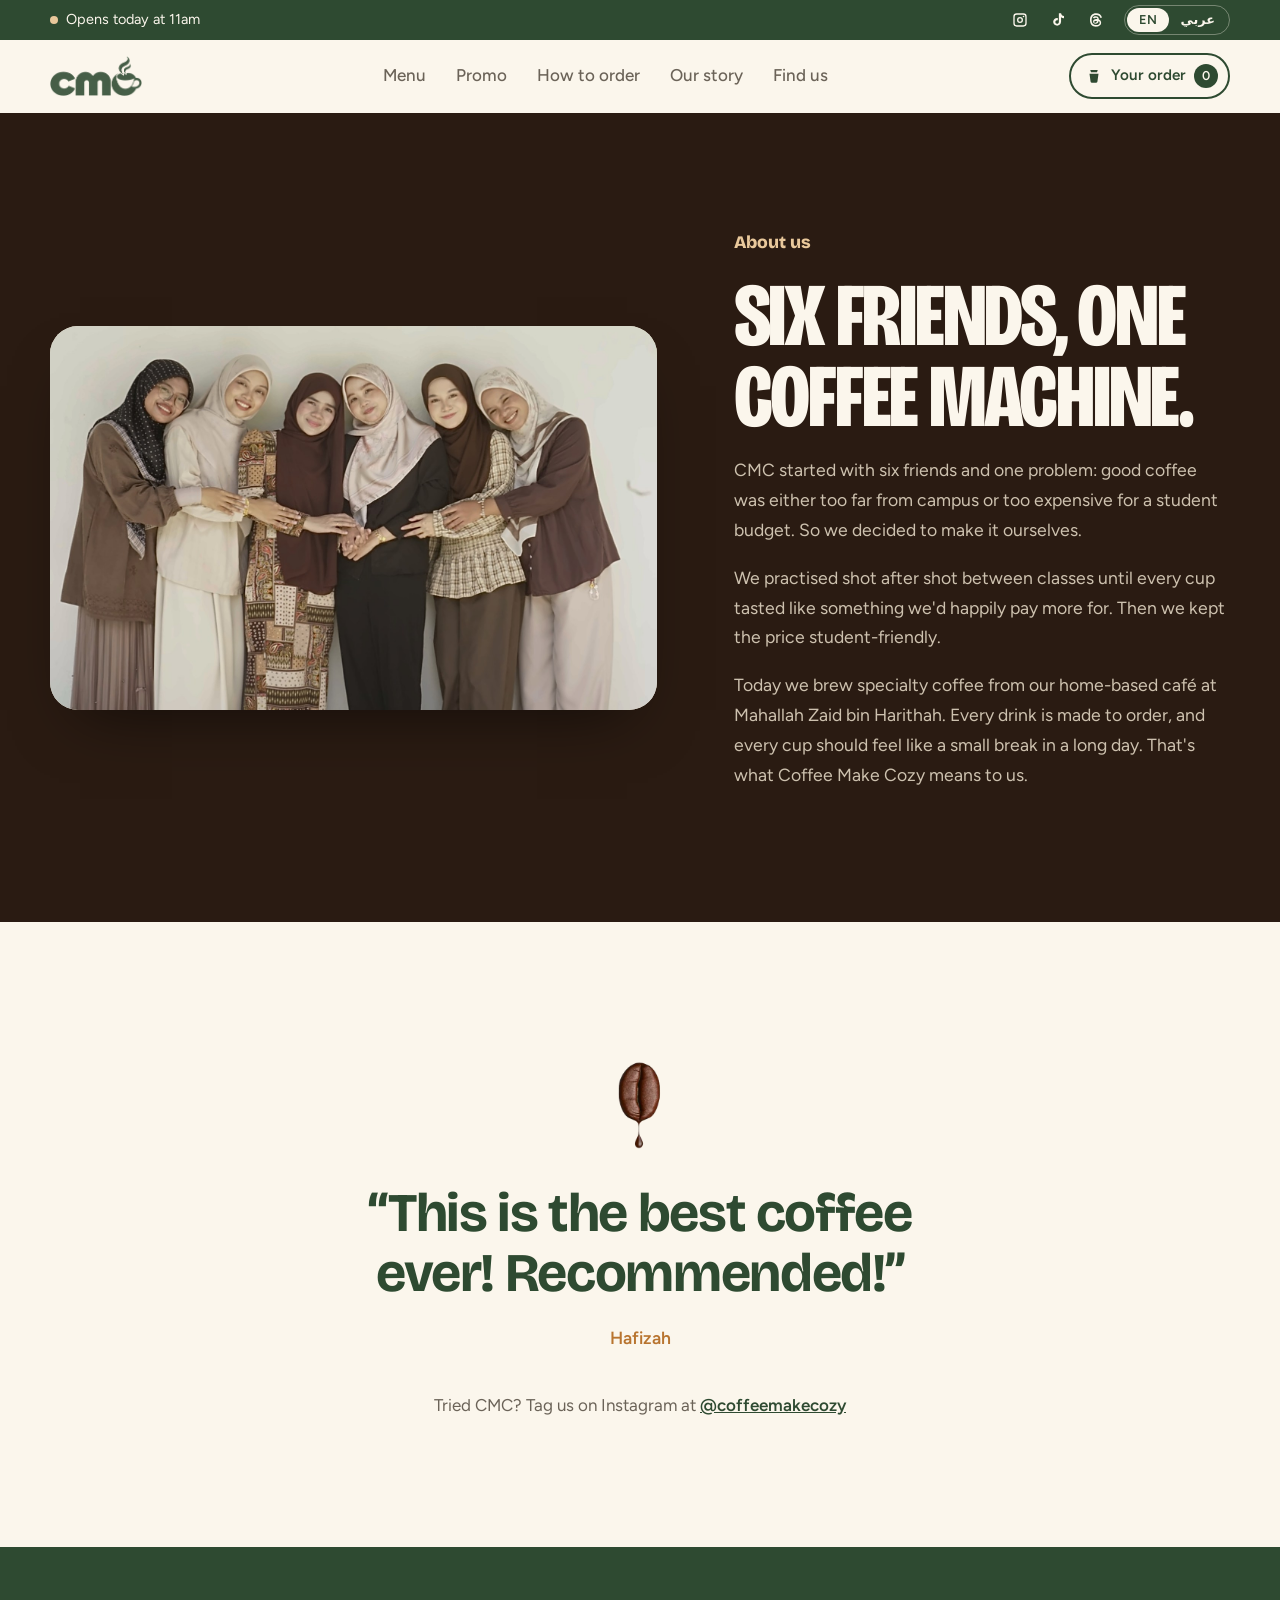
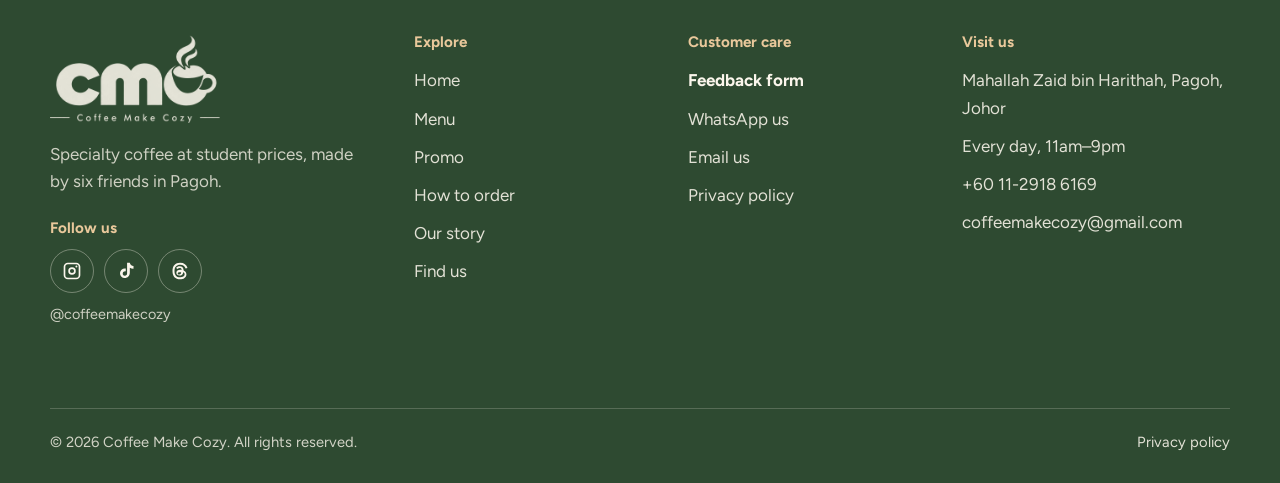
<file: our-story.html>
<!doctype html>
<html lang="en" class="no-js">
<head>
  <meta charset="utf-8">
  <meta name="viewport" content="width=device-width, initial-scale=1">
  <title>Our story | Coffee Make Cozy</title>
  <meta name="description" content="Six friends making specialty coffee at student prices in Pagoh, Johor.">
  <meta name="theme-color" content="#2E4A31">
  <meta property="og:title" content="Our story | Coffee Make Cozy">
  <meta property="og:description" content="Six friends making specialty coffee at student prices in Pagoh, Johor.">
  <meta property="og:image" content="assets/img/beans-falling-dark.jpg">
  <link rel="icon" href="assets/img/mark-green.png" type="image/png">
  <link rel="preconnect" href="https://fonts.googleapis.com">
  <link rel="preconnect" href="https://fonts.gstatic.com" crossorigin>
  <link href="https://fonts.googleapis.com/css2?family=Bricolage+Grotesque:opsz,wdth,wght@12..96,75..100,500..800&family=Figtree:wght@400;500;600;700&family=IBM+Plex+Sans+Arabic:wght@400;500;600;700&family=Noto+Kufi+Arabic:wght@600;700;800&display=swap" rel="stylesheet">
  <link rel="stylesheet" href="styles.css?v=202611230427">
  <script>
    document.documentElement.classList.replace("no-js", "js");
    try { if (JSON.parse(localStorage.getItem("cmc-lang")) === "ar") { document.documentElement.lang = "ar"; document.documentElement.dir = "rtl"; } } catch (e) {}
  </script>
</head>
<body data-page="story" data-title="title.story">
  <div id="site-top"></div>

  <main id="main">
    <section class="story story-page">
      <div class="wrap story-grid">
        <figure class="story-photo">
          <img src="assets/img/team-six-friends-1600.jpg" srcset="assets/img/team-six-friends-1600.jpg 1600w, assets/img/team-six-friends-hd.jpg 3084w" sizes="(min-width: 961px) 55vw, 100vw" alt="The six friends behind Coffee Make Cozy" width="3084" height="1950">
        </figure>
        <div class="story-copy">
          <p class="scene-tag"><span data-i18n="story.tag">About us</span></p>
          <h1 class="page-title" data-i18n="story.title">Six friends, one coffee machine.</h1>
          <p data-i18n="story.p1">CMC started with six friends and one problem.</p>
          <p data-i18n="story.p2">We practised shot after shot between classes.</p>
          <p data-i18n="story.p3">Today we brew specialty coffee from our home-based café.</p>
        </div>
      </div>
    </section>
    <section class="review" aria-labelledby="review-title">
      <div class="wrap review-inner">
        <h2 id="review-title" class="sr-only" data-i18n="review.title">What customers say</h2>
        <img class="review-bean" src="assets/img/bean-drip.webp" alt="" aria-hidden="true">
        <figure>
          <blockquote lang="en" dir="ltr">“This is the best coffee ever! Recommended!”</blockquote>
          <figcaption>Hafizah</figcaption>
        </figure>
        <p class="review-ask"><span data-i18n="review.ask">Tried CMC? Tag us on Instagram at</span> <a href="https://www.instagram.com/coffeemakecozy" target="_blank" rel="noopener" dir="ltr">@coffeemakecozy</a></p>
      </div>
    </section>
  </main>

  <div id="site-bottom"></div>

  <script src="i18n.js?v=202611230427"></script>
  <script src="script.js?v=202611230427"></script>
</body>
</html>
</file>
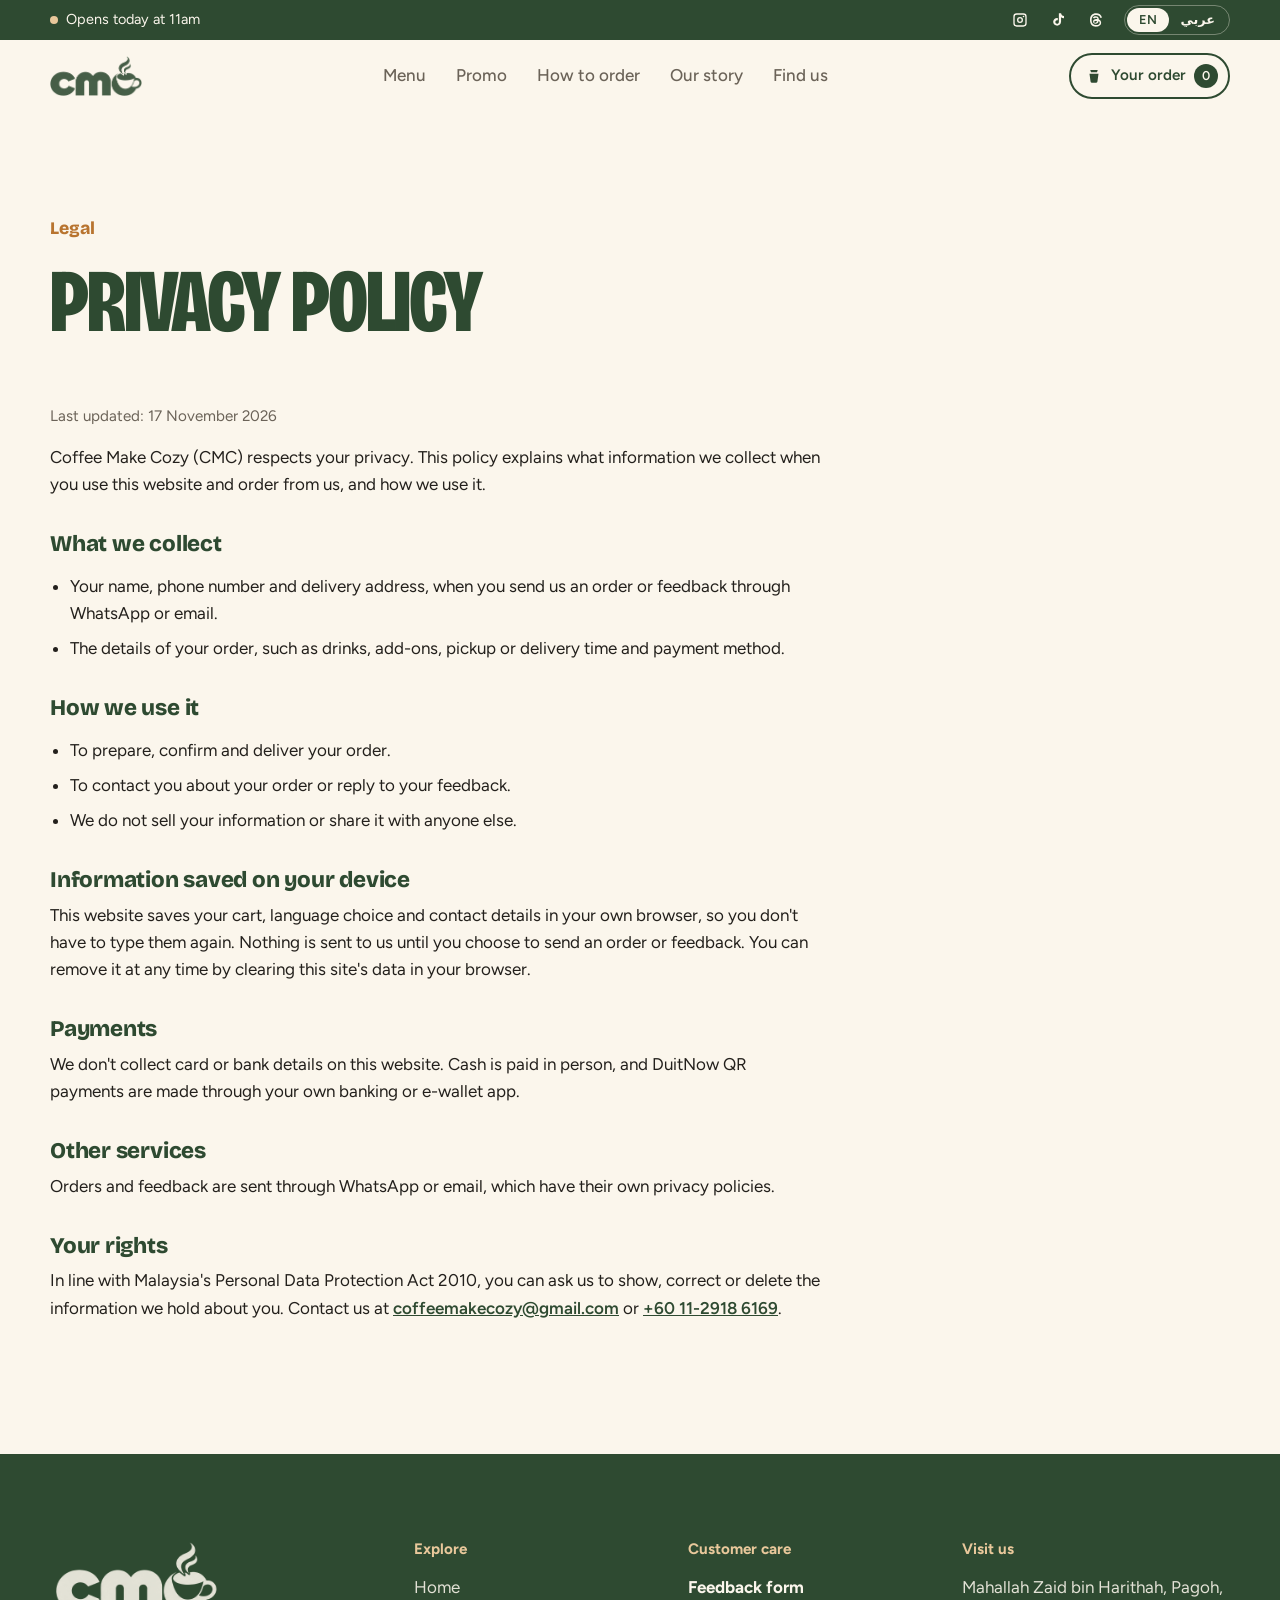
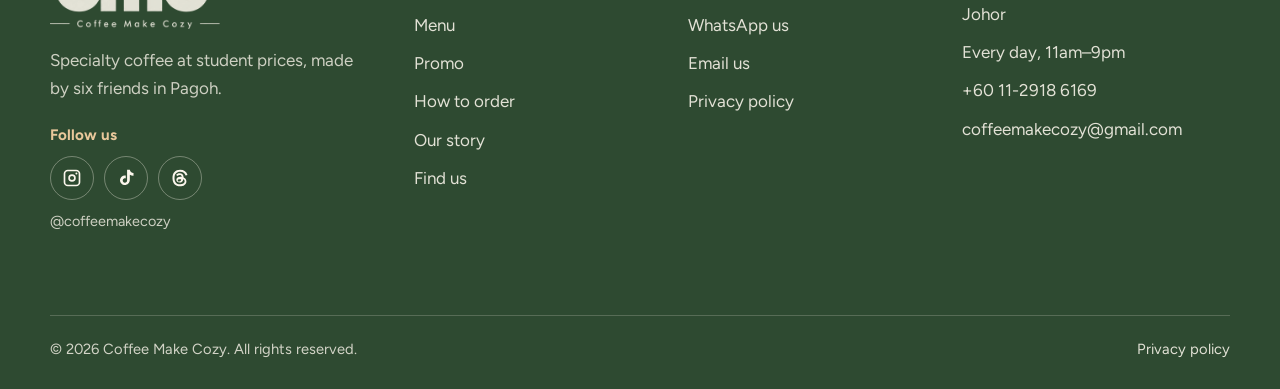
<file: privacy.html>
<!doctype html>
<html lang="en" class="no-js">
<head>
  <meta charset="utf-8">
  <meta name="viewport" content="width=device-width, initial-scale=1">
  <title>Privacy policy | Coffee Make Cozy</title>
  <meta name="description" content="How Coffee Make Cozy collects and uses your information.">
  <meta name="theme-color" content="#2E4A31">
  <meta property="og:title" content="Privacy policy | Coffee Make Cozy">
  <meta property="og:description" content="How Coffee Make Cozy collects and uses your information.">
  <meta property="og:image" content="assets/img/beans-falling-dark.jpg">
  <link rel="icon" href="assets/img/mark-green.png" type="image/png">
  <link rel="preconnect" href="https://fonts.googleapis.com">
  <link rel="preconnect" href="https://fonts.gstatic.com" crossorigin>
  <link href="https://fonts.googleapis.com/css2?family=Bricolage+Grotesque:opsz,wdth,wght@12..96,75..100,500..800&family=Figtree:wght@400;500;600;700&family=IBM+Plex+Sans+Arabic:wght@400;500;600;700&family=Noto+Kufi+Arabic:wght@600;700;800&display=swap" rel="stylesheet">
  <link rel="stylesheet" href="styles.css?v=202611230427">
  <script>
    document.documentElement.classList.replace("no-js", "js");
    try { if (JSON.parse(localStorage.getItem("cmc-lang")) === "ar") { document.documentElement.lang = "ar"; document.documentElement.dir = "rtl"; } } catch (e) {}
  </script>
</head>
<body data-page="privacy" data-title="title.privacy">
  <div id="site-top"></div>

  <main id="main">
    <section class="page-head">
      <div class="wrap">
        <p class="scene-tag"><span data-i18n="privacy.tag">Legal</span></p>
        <h1 class="page-title" data-i18n="privacy.title">Privacy policy</h1>
      </div>
    </section>
    <section class="legal-wrap">
      <div class="wrap">
          <div class="legal" lang="en" dir="ltr" data-only="en">
            <p class="legal-date">Last updated: 17 November 2026</p>
            <p>Coffee Make Cozy (CMC) respects your privacy. This policy explains what information we collect when you use this website and order from us, and how we use it.</p>
            <h2>What we collect</h2>
            <ul>
              <li>Your name, phone number and delivery address, when you send us an order or feedback through WhatsApp or email.</li>
              <li>The details of your order, such as drinks, add-ons, pickup or delivery time and payment method.</li>
            </ul>
            <h2>How we use it</h2>
            <ul>
              <li>To prepare, confirm and deliver your order.</li>
              <li>To contact you about your order or reply to your feedback.</li>
              <li>We do not sell your information or share it with anyone else.</li>
            </ul>
            <h2>Information saved on your device</h2>
            <p>This website saves your cart, language choice and contact details in your own browser, so you don't have to type them again. Nothing is sent to us until you choose to send an order or feedback. You can remove it at any time by clearing this site's data in your browser.</p>
            <h2>Payments</h2>
            <p>We don't collect card or bank details on this website. Cash is paid in person, and DuitNow QR payments are made through your own banking or e-wallet app.</p>
            <h2>Other services</h2>
            <p>Orders and feedback are sent through WhatsApp or email, which have their own privacy policies.</p>
            <h2>Your rights</h2>
            <p>In line with Malaysia's Personal Data Protection Act 2010, you can ask us to show, correct or delete the information we hold about you. Contact us at <a href="mailto:coffeemakecozy@gmail.com">coffeemakecozy@gmail.com</a> or <a href="https://wa.me/601129186169">+60 11-2918 6169</a>.</p>
          </div>
          <div class="legal" lang="ar" dir="rtl" data-only="ar">
            <p class="legal-date">آخر تحديث: 17 نوفمبر 2026</p>
            <p>تحترم Coffee Make Cozy (CMC) خصوصيتك. توضّح هذه السياسة المعلومات التي نجمعها عند استخدامك لهذا الموقع وطلبك منّا، وكيف نستخدمها.</p>
            <h2>المعلومات التي نجمعها</h2>
            <ul>
              <li>اسمك ورقم هاتفك وعنوان التوصيل، عندما ترسل إلينا طلبًا أو ملاحظة عبر واتساب أو البريد الإلكتروني.</li>
              <li>تفاصيل طلبك، مثل المشروبات والإضافات ووقت الاستلام أو التوصيل وطريقة الدفع.</li>
            </ul>
            <h2>كيف نستخدمها</h2>
            <ul>
              <li>لتحضير طلبك وتأكيده وتوصيله.</li>
              <li>للتواصل معك بشأن طلبك أو للردّ على ملاحظاتك.</li>
              <li>لا نبيع معلوماتك ولا نشاركها مع أي جهة أخرى.</li>
            </ul>
            <h2>المعلومات المحفوظة على جهازك</h2>
            <p>يحفظ هذا الموقع سلّة طلبك واللغة التي اخترتها وبيانات التواصل في متصفحك أنت، حتى لا تضطر إلى كتابتها مرة أخرى. لا يُرسَل إلينا أي شيء إلا عندما تختار إرسال طلب أو ملاحظة. ويمكنك حذف هذه المعلومات في أي وقت بمسح بيانات هذا الموقع من متصفحك.</p>
            <h2>الدفع</h2>
            <p>لا نجمع بيانات البطاقات أو الحسابات المصرفية على هذا الموقع. يتم الدفع النقدي وجهًا لوجه، أمّا الدفع عبر DuitNow QR فيتم من خلال تطبيقك المصرفي أو محفظتك الإلكترونية.</p>
            <h2>خدمات أخرى</h2>
            <p>تُرسَل الطلبات والملاحظات عبر واتساب أو البريد الإلكتروني، ولكلٍّ منهما سياسة خصوصية خاصة به.</p>
            <h2>حقوقك</h2>
            <p>وفقًا لقانون حماية البيانات الشخصية الماليزي لعام 2010، يحقّ لك أن تطلب منّا الاطلاع على المعلومات التي نحتفظ بها عنك أو تصحيحها أو حذفها. تواصل معنا عبر <a href="mailto:coffeemakecozy@gmail.com" dir="ltr">coffeemakecozy@gmail.com</a> أو <a href="https://wa.me/601129186169" dir="ltr">+60 11-2918 6169</a>.</p>
          </div>
      </div>
    </section>
  </main>

  <div id="site-bottom"></div>

  <script src="i18n.js?v=202611230427"></script>
  <script src="script.js?v=202611230427"></script>
</body>
</html>
</file>
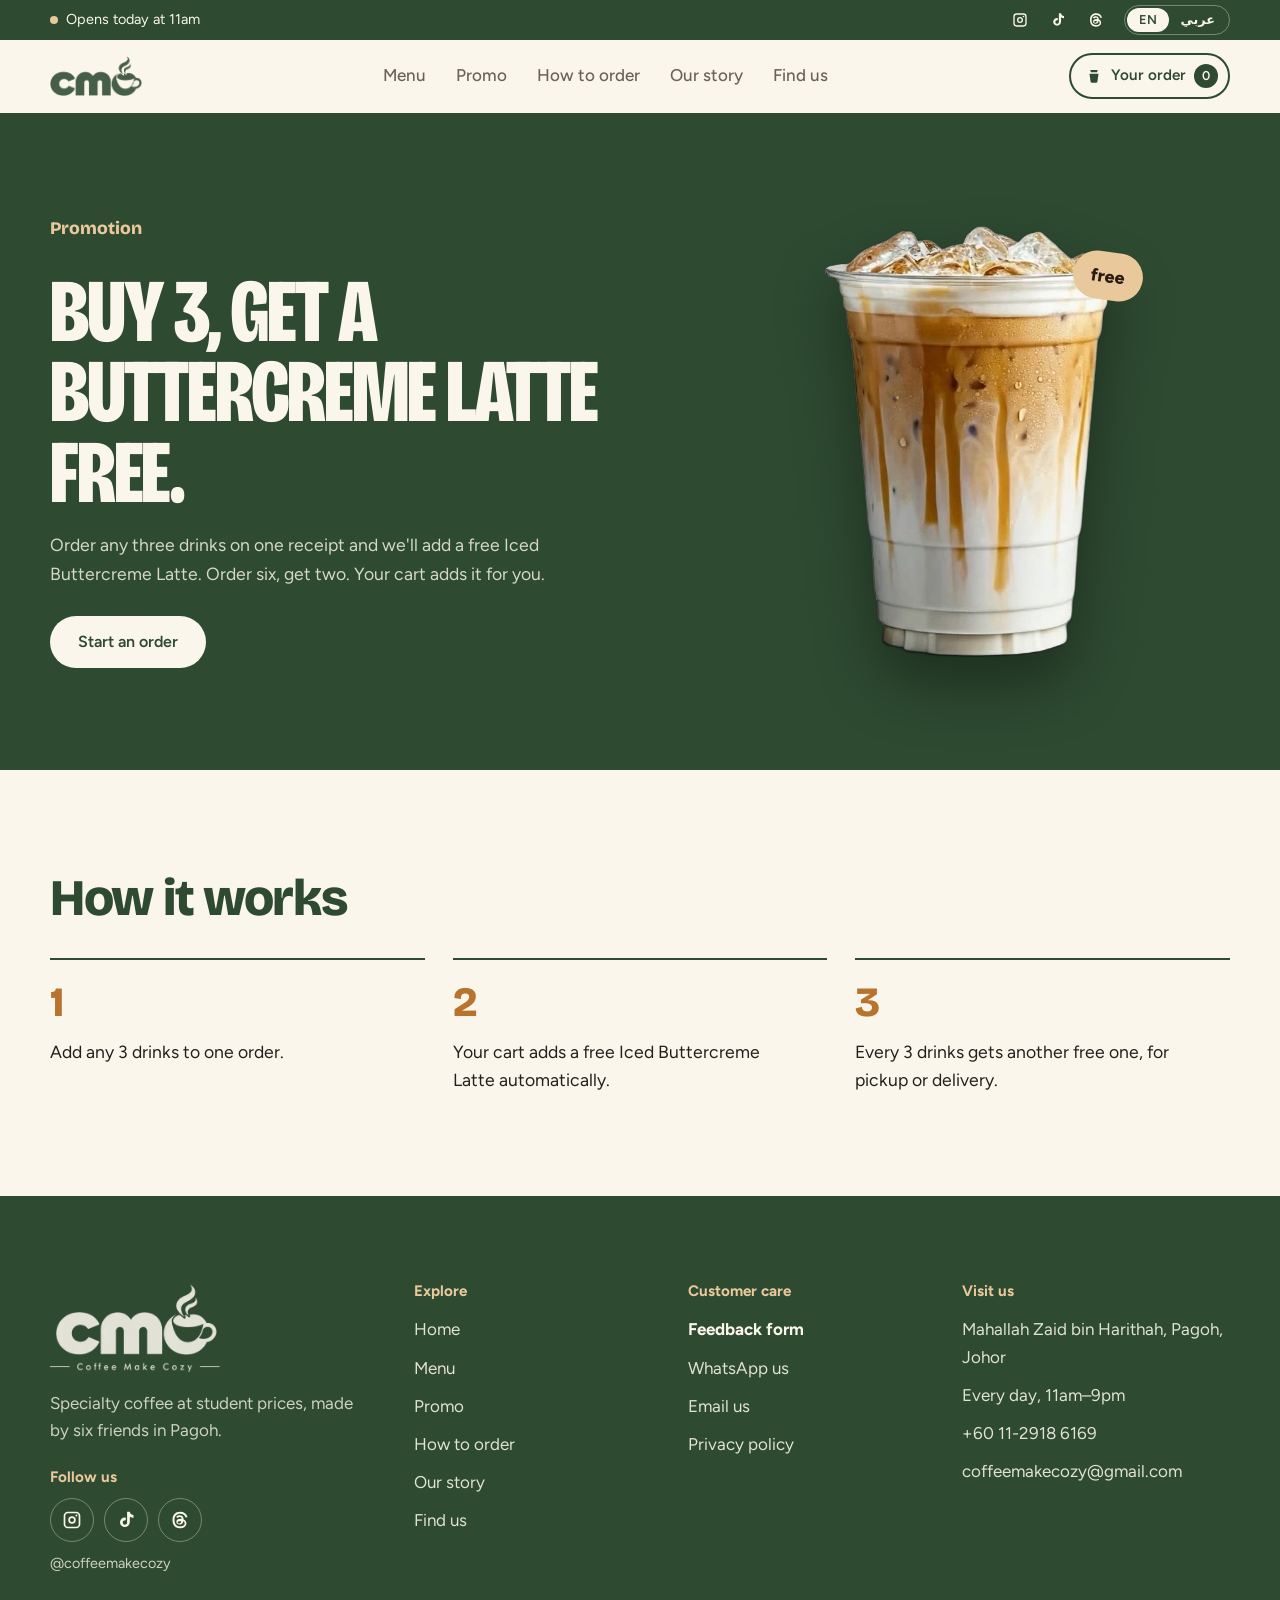
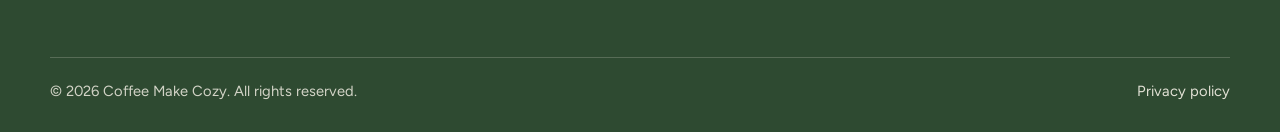
<file: promo.html>
<!doctype html>
<html lang="en" class="no-js">
<head>
  <meta charset="utf-8">
  <meta name="viewport" content="width=device-width, initial-scale=1">
  <title>Promotion | Coffee Make Cozy</title>
  <meta name="description" content="Buy any 3 drinks and get an Iced Buttercreme Latte free.">
  <meta name="theme-color" content="#2E4A31">
  <meta property="og:title" content="Promotion | Coffee Make Cozy">
  <meta property="og:description" content="Buy any 3 drinks and get an Iced Buttercreme Latte free.">
  <meta property="og:image" content="assets/img/beans-falling-dark.jpg">
  <link rel="icon" href="assets/img/mark-green.png" type="image/png">
  <link rel="preconnect" href="https://fonts.googleapis.com">
  <link rel="preconnect" href="https://fonts.gstatic.com" crossorigin>
  <link href="https://fonts.googleapis.com/css2?family=Bricolage+Grotesque:opsz,wdth,wght@12..96,75..100,500..800&family=Figtree:wght@400;500;600;700&family=IBM+Plex+Sans+Arabic:wght@400;500;600;700&family=Noto+Kufi+Arabic:wght@600;700;800&display=swap" rel="stylesheet">
  <link rel="stylesheet" href="styles.css?v=202611230427">
  <script>
    document.documentElement.classList.replace("no-js", "js");
    try { if (JSON.parse(localStorage.getItem("cmc-lang")) === "ar") { document.documentElement.lang = "ar"; document.documentElement.dir = "rtl"; } } catch (e) {}
  </script>
</head>
<body data-page="promo" data-title="title.promo">
  <div id="site-top"></div>

  <main id="main">
    <section class="promo promo-page">
      <div class="wrap promo-inner">
        <div class="promo-copy">
          <p class="scene-tag"><span data-i18n="promo.tag">Promotion</span></p>
          <h1 class="page-title" data-i18n="promo.title">Buy 3, get a Buttercreme Latte free.</h1>
          <p data-i18n="promo.body">Order any three drinks on one receipt and we'll add a free Iced Buttercreme Latte. Order six, get two. Your cart adds it for you.</p>
          <a href="menu.html" class="btn btn-cream" data-i18n="promo.cta">Start an order</a>
        </div>
        <div class="promo-visual">
          <img src="assets/img/signature-latte.webp" alt="Iced Buttercreme Latte" width="492" height="706" loading="lazy">
          <span class="promo-free" data-i18n="promo.free">free</span>
        </div>
      </div>
    </section>
    <section class="promo-terms-wrap">
      <div class="wrap">
        <h2 data-i18n="promo.how">How it works</h2>
        <ol class="steps promo-terms">
          <li><p data-i18n="promo.t1">Add any 3 drinks to one order.</p></li>
          <li><p data-i18n="promo.t2">Your cart adds a free Iced Buttercreme Latte automatically.</p></li>
          <li><p data-i18n="promo.t3">Every 3 drinks gets another free one, for pickup or delivery.</p></li>
        </ol>
      </div>
    </section>
  </main>

  <div id="site-bottom"></div>

  <script src="i18n.js?v=202611230427"></script>
  <script src="script.js?v=202611230427"></script>
</body>
</html>
</file>
<file: styles.css>
/* Coffee Make Cozy — brand tokens */
:root {
  --forest: #2E4A31;      /* logo green */
  --forest-deep: #1F3322;
  --cream: #FBF6EC;       /* logo background */
  --foam: #F1E6D2;        /* milk foam */
  --espresso: #2A1B12;
  --caramel: #B8742F;     /* honey / caramel accent */
  --caramel-soft: #E9C89B;
  --ink: #23201C;
  --muted: #6B6358;
  --line: #E2D6C1;
  --wa: #1F8F4E;

  --display: "Bricolage Grotesque", "Figtree", system-ui, sans-serif;
  --body: "Figtree", system-ui, -apple-system, sans-serif;

  --wrap: 1180px;
  --r-sm: 10px;
  --r-md: 18px;
  --r-lg: 28px;
}

*, *::before, *::after { box-sizing: border-box; }
html { scroll-behavior: smooth; scroll-padding-top: 88px; -webkit-text-size-adjust: 100%; }
body {
  margin: 0;
  font-family: var(--body);
  font-size: 1.0625rem;
  line-height: 1.6;
  color: var(--ink);
  background: var(--cream);
  -webkit-font-smoothing: antialiased;
}
img { max-width: 100%; display: block; height: auto; }
[hidden] { display: none !important; }
a { color: inherit; }
h1, h2, h3 { font-family: var(--display); line-height: 1.05; margin: 0 0 .5em; letter-spacing: -0.025em; font-weight: 800; }
h1 { font-size: clamp(2.6rem, 6.4vw, 5rem); }
h2 { font-size: clamp(2rem, 4.2vw, 3.2rem); }
h3 { font-size: 1.3rem; font-weight: 700; letter-spacing: -0.01em; }
p { margin: 0 0 1em; }
.wrap { width: min(100% - 32px, var(--wrap)); margin-inline: auto; }
.sr-only { position: absolute; width: 1px; height: 1px; overflow: hidden; clip: rect(0 0 0 0); white-space: nowrap; }
.skip-link { position: absolute; top: 8px; inset-inline-start: 8px; z-index: 200; background: var(--forest); color: var(--cream); padding: 8px 14px; border-radius: 8px; transform: translateY(-300%); }
.skip-link:focus { transform: none; }
:focus-visible { outline: 3px solid var(--caramel); outline-offset: 3px; border-radius: 4px; }

.kicker { font-weight: 600; color: var(--caramel); margin-bottom: .75em; font-size: 1rem; }

/* Buttons */
.btn {
  display: inline-flex; align-items: center; justify-content: center; gap: 10px;
  font: 600 1rem/1 var(--body); text-decoration: none; cursor: pointer;
  padding: 16px 26px; border-radius: 999px; border: 2px solid transparent;
  transition: background-color .15s, color .15s, transform .15s;
}
.btn:active { transform: scale(.98); }
.btn svg { width: 20px; height: 20px; fill: currentColor; flex: none; }
.btn-primary { background: var(--forest); color: var(--cream); }
.btn-primary:hover { background: var(--forest-deep); }
.btn-wa { background: var(--wa); color: #fff; }
.btn-wa:hover { background: #18773F; }
.btn-cream { background: var(--cream); color: var(--forest); }
.btn-cream:hover { background: #fff; }
.btn-block { width: 100%; }

/* Top bar */
.topbar { background: var(--forest); color: var(--cream); font-size: .9rem; }
.topbar-inner { display: flex; justify-content: space-between; align-items: center; min-height: 40px; gap: 12px; }
.status { margin: 0; display: flex; align-items: center; gap: 8px; }
.status-dot { width: 8px; height: 8px; border-radius: 50%; background: var(--caramel-soft); flex: none; }
.status.is-open .status-dot { background: #7FD49A; box-shadow: 0 0 0 4px rgba(127,212,154,.2); }
.topbar-right { display: flex; align-items: center; gap: 14px; }
.social { display: flex; align-items: center; gap: 10px; }
.social a { display: grid; place-items: center; color: inherit; border-radius: 50%; transition: background-color .15s, color .15s; }
.social svg { fill: currentColor; }
.social-sm a { width: 28px; height: 28px; }
.social-sm svg { width: 16px; height: 16px; }
.social-sm a:hover { background: rgba(251,246,236,.15); }
.lang { display: flex; border: 1px solid rgba(251,246,236,.35); border-radius: 999px; padding: 2px; }
.lang button { font: 600 .8rem/1 var(--body); background: none; color: var(--cream); border: 0; padding: 6px 12px; border-radius: 999px; cursor: pointer; }
.lang button[aria-pressed="true"] { background: var(--cream); color: var(--forest); }

/* Header */
.header { position: sticky; top: 0; z-index: 50; background: rgba(251,246,236,.92); backdrop-filter: blur(10px); border-bottom: 1px solid transparent; transition: border-color .2s; }
.header.scrolled { border-color: var(--line); }
.header-inner { display: flex; align-items: center; justify-content: space-between; height: 72px; gap: 20px; }
.brand img { width: 92px; height: auto; }
.nav { display: flex; gap: 30px; }
.nav a { text-decoration: none; font-weight: 500; color: var(--muted); }
.nav a:hover { color: var(--forest); }
.header-actions { display: flex; align-items: center; gap: 8px; }
.cart-btn {
  display: inline-flex; align-items: center; gap: 8px; cursor: pointer;
  font: 600 .95rem/1 var(--body); color: var(--forest); background: transparent;
  border: 2px solid var(--forest); border-radius: 999px; padding: 9px 10px 9px 14px;
}
.cart-btn svg { width: 18px; height: 18px; fill: currentColor; }
.cart-count { background: var(--forest); color: var(--cream); min-width: 24px; height: 24px; border-radius: 999px; display: grid; place-items: center; font-size: .8rem; padding: 0 6px; }
.cart-count.bump { animation: bump .35s ease; }
@keyframes bump { 50% { transform: scale(1.3); } }
.menu-toggle { display: none; width: 44px; height: 44px; border: 0; background: none; cursor: pointer; position: relative; }
.menu-toggle span:not(.sr-only) { position: absolute; left: 11px; right: 11px; height: 2px; background: var(--forest); transition: transform .2s; }
.menu-toggle span:nth-of-type(2) { top: 18px; }
.menu-toggle span:nth-of-type(3) { top: 25px; }
.menu-toggle[aria-expanded="true"] span:nth-of-type(2) { transform: translateY(3.5px) rotate(45deg); }
.menu-toggle[aria-expanded="true"] span:nth-of-type(3) { transform: translateY(-3.5px) rotate(-45deg); }

/* Facts row (scene 3) */
.hero-facts { list-style: none; padding: 0; margin: 0; display: flex; flex-wrap: wrap; gap: 14px 32px; border-top: 1px solid var(--line); padding-top: 22px; }
.hero-facts li { display: flex; flex-direction: column; font-size: .95rem; color: var(--muted); }
.hero-facts strong { font-family: var(--display); font-size: 1.5rem; color: var(--forest); line-height: 1.2; }
.arch { margin: 0; overflow: hidden; border-radius: 999px 999px var(--r-lg) var(--r-lg); background: var(--espresso); }
.arch img { width: 100%; height: 100%; object-fit: cover; }

/* Promotion CTA banner (running text) */
.promo-banner { display: block; background: var(--forest); color: var(--cream); overflow: hidden; padding: 20px 0; text-decoration: none; }
.promo-track { display: flex; width: max-content; animation: slide 34s linear infinite; }
.promo-banner:hover .promo-track, .promo-banner:focus-visible .promo-track { animation-play-state: paused; }
.pb-item { display: inline-flex; align-items: center; gap: 18px; padding-inline-end: 56px; white-space: nowrap; }
.pb-text { font-family: var(--display); font-weight: 700; font-size: clamp(1.3rem, 2.8vw, 2.1rem); letter-spacing: -0.015em; }
.pb-cta { display: inline-flex; align-items: center; gap: 8px; background: var(--caramel-soft); color: var(--espresso); font-weight: 700; font-size: .95rem; padding: 9px 18px; border-radius: 999px; }
.pb-cta::after { content: ""; width: 7px; height: 7px; border-top: 2px solid currentColor; border-right: 2px solid currentColor; transform: rotate(45deg); }
.promo-banner:hover .pb-cta { background: var(--cream); }
@keyframes slide { to { transform: translateX(-50%); } }
[dir="rtl"] .promo-track { animation-name: slide-rtl; }
[dir="rtl"] .pb-cta::after { transform: rotate(-135deg); }
@keyframes slide-rtl { to { transform: translateX(50%); } }

.price-big { font-family: var(--display); font-size: 3rem; font-weight: 800; color: var(--caramel); line-height: 1; }

/* Menu board */
.menu { padding: clamp(72px, 9vw, 120px) 0; background: var(--foam); }
.section-head { margin-bottom: 40px; }
.section-head h2 { color: var(--forest); margin-bottom: .2em; }
.section-head p { color: var(--muted); margin: 0; }
.menu-list { list-style: none; padding: 0; margin: 0; border-top: 2px solid var(--forest); }
.menu-item { display: grid; grid-template-columns: 88px 1fr auto auto; gap: 22px; align-items: center; padding: 20px 0; border-bottom: 1px solid var(--line); }
.menu-thumb { width: 88px; height: 88px; border-radius: 50%; overflow: hidden; background: var(--cream); display: grid; place-items: center; }
.menu-thumb img { width: 100%; height: 100%; object-fit: cover; }
.menu-thumb svg { width: 40px; height: 40px; fill: var(--forest); opacity: .75; }
.menu-item h3 { margin: 0 0 4px; font-size: 1.35rem; display: flex; align-items: center; gap: 10px; flex-wrap: wrap; }
.menu-item p { margin: 0; color: var(--muted); max-width: 56ch; }
.badge { font-family: var(--body); font-size: .75rem; font-weight: 700; letter-spacing: 0; background: var(--forest); color: var(--cream); padding: 4px 10px; border-radius: 999px; }
.menu-price { font-family: var(--display); font-weight: 800; font-size: 1.5rem; color: var(--forest); }
.add-btn { font: 600 .95rem/1 var(--body); background: var(--cream); color: var(--forest); border: 2px solid var(--forest); border-radius: 999px; padding: 11px 18px; cursor: pointer; white-space: nowrap; }
.add-btn:hover { background: var(--forest); color: var(--cream); }
.addons { margin-top: 48px; display: grid; grid-template-columns: auto 1fr; gap: 8px 32px; align-items: baseline; }
.addons h3 { margin: 0; color: var(--forest); }
.addon-list { list-style: none; padding: 0; margin: 0; display: flex; flex-wrap: wrap; gap: 10px; }
.addon-list li { background: var(--cream); border: 1px solid var(--line); border-radius: 999px; padding: 8px 16px; font-weight: 500; }
.addon-list li b { color: var(--caramel); margin-inline-start: 6px; }
.addons-note { grid-column: 2; color: var(--muted); font-size: .95rem; margin: 6px 0 0; }

/* Promo */
.promo { background: var(--forest); color: var(--cream); padding: clamp(64px, 8vw, 104px) 0; }
.promo-inner { display: grid; grid-template-columns: 1.1fr .9fr; gap: 48px; align-items: center; }
.promo h2 { max-width: 16ch; }
.promo p { color: rgba(251,246,236,.82); max-width: 46ch; font-size: 1.1rem; margin-bottom: 28px; }
.promo-cups { display: flex; align-items: center; justify-content: center; gap: clamp(6px, 1.4vw, 14px); flex-wrap: nowrap; }
.cup { position: relative; width: clamp(44px, 6vw, 70px); aspect-ratio: 3 / 4; border: 3px solid var(--cream); border-top-width: 6px; border-radius: 4px 4px 14px 14px; flex: none; }
.cup::after { content: ""; position: absolute; inset: 40% 3px 3px; background: var(--caramel-soft); border-radius: 0 0 10px 10px; }
.cup-free { border-color: var(--caramel-soft); transform: rotate(6deg) scale(1.12); }
.cup-free::after { background: var(--cream); inset: 25% 3px 3px; }
.cup-free em { position: absolute; z-index: 1; left: 50%; top: -34px; transform: translateX(-50%); font-style: normal; font-weight: 700; font-size: .85rem; background: var(--caramel-soft); color: var(--espresso); padding: 3px 9px; border-radius: 999px; white-space: nowrap; }
.plus { font-family: var(--display); font-size: clamp(1.4rem, 3vw, 2rem); font-weight: 700; opacity: .7; }

/* How */
.how { padding: clamp(72px, 9vw, 120px) 0; }
.steps { list-style: none; padding: 0; margin: 0; display: grid; grid-template-columns: repeat(3, 1fr); gap: 28px; counter-reset: step; }
.steps li { counter-increment: step; border-top: 2px solid var(--forest); padding-top: 22px; }
.steps li::before { content: counter(step); display: block; font-family: var(--display); font-weight: 800; font-size: 2.6rem; line-height: 1; color: var(--caramel); margin-bottom: 14px; }
.steps h3 { color: var(--forest); }
.steps p { color: var(--muted); margin: 0; max-width: 34ch; }
.how-note { margin: 40px 0 0; padding: 16px 20px; background: var(--foam); border-radius: var(--r-sm); font-weight: 500; display: inline-block; }

/* Story */
.story { padding: clamp(72px, 9vw, 120px) 0; background: var(--espresso); color: var(--foam); }
.story-grid { display: grid; grid-template-columns: .8fr 1.2fr; gap: clamp(32px, 6vw, 96px); align-items: center; }
.story-arch { aspect-ratio: 3 / 4.4; max-width: 420px; }
@media (min-width: 961px) { .story-page .story-grid { grid-template-columns: 1.1fr .9fr; } }
.story-photo { margin: 0; border-radius: var(--r-lg); overflow: hidden; aspect-ratio: 3084 / 1950; background: var(--foam); box-shadow: 0 30px 60px -30px rgba(0,0,0,.6); }
.story-photo img { width: 100%; height: 100%; object-fit: cover; object-position: center top; }
.story h2 { color: var(--cream); max-width: 14ch; }
.story p { color: rgba(241,230,210,.82); max-width: 58ch; font-size: 1.1rem; line-height: 1.7; }

/* Review */
.review { padding: clamp(80px, 10vw, 140px) 0; text-align: center; position: relative; overflow: hidden; }
.review-inner { position: relative; }
.review-bean { width: 110px; margin: 0 auto 24px; }
.review figure { margin: 0; }
.review blockquote { margin: 0 auto; font-family: var(--display); font-weight: 700; font-size: clamp(1.9rem, 4.6vw, 3.4rem); line-height: 1.1; letter-spacing: -0.025em; color: var(--forest); max-width: 18ch; }
.review figcaption { margin-top: 20px; font-weight: 600; color: var(--caramel); font-size: 1.1rem; }
.review-ask { margin: 40px 0 0; color: var(--muted); }
.review-ask a { color: var(--forest); font-weight: 600; }

/* Find */
.find { padding: clamp(72px, 9vw, 120px) 0; background: var(--foam); }
.find-grid { display: grid; grid-template-columns: 1.2fr .8fr; gap: clamp(32px, 6vw, 80px); align-items: start; }
.find h2 { color: var(--forest); }
.find-list { margin: 0; display: grid; gap: 0; }
.find-list > div { display: grid; grid-template-columns: 130px 1fr; gap: 16px; padding: 18px 0; border-bottom: 1px solid var(--line); }
.find-list dt { font-weight: 700; color: var(--forest); }
.find-list dd { margin: 0; }
.find-list a { color: var(--forest); font-weight: 600; }
.delivery-card { background: var(--cream); border-radius: var(--r-md); padding: 28px; border: 1px solid var(--line); }
.delivery-card h3 { color: var(--forest); }
.fees { width: 100%; border-collapse: collapse; margin: 8px 0 18px; }
.fees th { text-align: start; font-weight: 500; padding: 12px 0; border-bottom: 1px solid var(--line); }
.fees td { text-align: end; font-family: var(--display); font-weight: 800; font-size: 1.3rem; color: var(--forest); border-bottom: 1px solid var(--line); }
.delivery-card p { color: var(--muted); margin: 0; font-size: .95rem; }

/* Footer */
.footer { background: var(--forest); color: var(--cream); padding: clamp(56px, 7vw, 88px) 0 28px; }
.footer-grid { display: grid; grid-template-columns: 1.4fr 1fr 1fr 1.2fr; gap: clamp(28px, 4vw, 56px); padding-bottom: clamp(36px, 5vw, 56px); }
.footer h3 { font-family: var(--body); font-size: .95rem; font-weight: 700; letter-spacing: 0; color: var(--caramel-soft); margin: 0 0 16px; }
.footer ul { list-style: none; margin: 0; padding: 0; display: grid; gap: 11px; }
.footer a { color: var(--cream); text-decoration: none; opacity: .88; }
.footer a:hover { opacity: 1; text-decoration: underline; text-underline-offset: 3px; }
.footer-brand img { width: 170px; margin-bottom: 18px; }
.footer-brand > p { color: rgba(251,246,236,.78); max-width: 32ch; margin-bottom: 26px; }
.footer-brand h3 { margin-bottom: 12px; }
.footer .footer-strong { font-weight: 700; opacity: 1; }
.footer-contact li { color: rgba(251,246,236,.88); }
.social-lg { gap: 10px; }
.social-lg a { width: 44px; height: 44px; border: 1px solid rgba(251,246,236,.35); opacity: 1; }
.social-lg a:hover { background: var(--cream); color: var(--forest); text-decoration: none; }
.social-lg svg { width: 20px; height: 20px; }
.handle { margin: 10px 0 0; font-size: .9rem; color: rgba(251,246,236,.7); }
[dir="rtl"] .handle { text-align: right; }
.footer-row { display: flex; justify-content: space-between; flex-wrap: wrap; gap: 12px 24px; border-top: 1px solid rgba(251,246,236,.2); padding-top: 22px; font-size: .92rem; }
.footer-row p { margin: 0; opacity: .8; }

/* Floating order button (mobile) */
.fab {
  position: fixed; z-index: 60; left: 16px; right: 16px; bottom: 16px;
  display: none; justify-content: space-between; align-items: center;
  background: var(--forest); color: var(--cream); border: 0; border-radius: 999px;
  padding: 16px 24px; font: 600 1rem/1 var(--body); cursor: pointer;
  box-shadow: 0 14px 30px -10px rgba(31,51,34,.6);
}
.fab-total { font-family: var(--display); font-weight: 800; font-size: 1.1rem; }

/* Dialogs */
dialog { border: 0; padding: 0; color: var(--ink); background: var(--cream); max-height: 100dvh; }
dialog::backdrop { background: rgba(31,27,22,.55); }
.sheet { width: min(100% - 32px, 460px); border-radius: var(--r-lg); }
.sheet-body, .drawer-body { padding: 26px; }
.sheet-head { display: flex; justify-content: space-between; align-items: center; gap: 16px; margin-bottom: 8px; }
.sheet-head h2 { font-size: 1.6rem; margin: 0; color: var(--forest); }
.icon-btn { width: 40px; height: 40px; border-radius: 50%; border: 0; background: var(--foam); font-size: 1.5rem; line-height: 1; cursor: pointer; color: var(--ink); flex: none; }
.item-desc { color: var(--muted); }
.opts { border: 0; padding: 0; margin: 22px 0 0; display: grid; gap: 10px; }
.opts legend { font-weight: 700; margin-bottom: 10px; color: var(--forest); padding: 0; }
.choice { display: grid; grid-template-columns: auto 1fr auto; align-items: center; gap: 12px; padding: 14px 16px; border: 1.5px solid var(--line); border-radius: var(--r-sm); background: #fff; cursor: pointer; }
.choice:has(input:checked) { border-color: var(--forest); background: #F4F8F1; }
.choice input { accent-color: var(--forest); width: 18px; height: 18px; margin: 0; }
.choice span { display: grid; }
.choice small { color: var(--muted); }
.choice em { font-style: normal; font-weight: 700; color: var(--forest); }
.qty-row { display: flex; justify-content: space-between; align-items: center; margin: 22px 0; font-weight: 700; color: var(--forest); }
.qty { display: inline-flex; align-items: center; border: 1.5px solid var(--line); border-radius: 999px; background: #fff; }
.qty button { width: 40px; height: 40px; border: 0; background: none; font-size: 1.3rem; cursor: pointer; color: var(--forest); border-radius: 50%; }
.qty output { min-width: 28px; text-align: center; font-weight: 700; }
.qty-sm button { width: 32px; height: 32px; font-size: 1.1rem; }

/* Cart drawer */
.drawer { margin: 0; margin-inline-start: auto; height: 100dvh; width: min(100%, 460px); border-start-start-radius: var(--r-lg); border-end-start-radius: var(--r-lg); }
[dir="rtl"] .drawer[open] { animation-name: drawer-in-rtl; }
@keyframes drawer-in-rtl { from { transform: translateX(-40px); opacity: 0; } }
.drawer[open] { animation: drawer-in .25s ease-out; }
@keyframes drawer-in { from { transform: translateX(40px); opacity: 0; } }
.cart-empty { text-align: center; padding: 40px 0; color: var(--muted); }
.cart-lines { list-style: none; padding: 0; margin: 12px 0 0; }
.cart-line { display: grid; grid-template-columns: 1fr auto; gap: 6px 12px; padding: 16px 0; border-bottom: 1px solid var(--line); }
.cart-line h3 { font-family: var(--body); font-size: 1rem; font-weight: 700; margin: 0; letter-spacing: 0; }
.cart-line small { color: var(--muted); grid-column: 1; }
.cart-line .line-price { font-weight: 700; text-align: end; }
.cart-line .line-controls { grid-column: 1 / -1; display: flex; justify-content: space-between; align-items: center; }
.cart-line.free { background: #F4F8F1; border-radius: var(--r-sm); padding: 14px; border: 1px dashed var(--forest); margin-top: 10px; }
.cart-line.free .line-price { color: var(--forest); }
.remove-btn { background: none; border: 0; color: var(--muted); text-decoration: underline; cursor: pointer; font: inherit; font-size: .9rem; }
.promo-hint { font-size: .92rem; color: var(--caramel); font-weight: 600; margin: 12px 0 0; min-height: 0; }
.promo-hint:empty { display: none; }
label { display: grid; gap: 6px; font-weight: 500; font-size: .95rem; }
input:not([type="radio"]):not([type="checkbox"]), select, textarea {
  font: inherit; font-size: 1rem; padding: 12px 14px; border: 1.5px solid var(--line); border-radius: var(--r-sm); background: #fff; color: var(--ink); width: 100%;
}
input:focus, select:focus, textarea:focus { border-color: var(--forest); outline: none; box-shadow: 0 0 0 3px rgba(46,74,49,.18); }
.invalid { border-color: #B3412B !important; }
.field-row { display: grid; grid-template-columns: 1fr 1fr; gap: 12px; }
.pay-box { margin-top: 22px; padding: 16px; background: var(--foam); border-radius: var(--r-sm); }
.pay-box { text-align: center; }
.pay-box p { margin: 10px 0 0; color: var(--muted); font-size: .95rem; }
.qr-save { display: inline-block; margin-top: 12px; font-weight: 600; color: var(--forest); }
.qr { width: 220px; height: 220px; object-fit: contain; margin: 0 auto; background: #fff; border-radius: var(--r-sm); padding: 8px; }
.totals { margin: 22px 0 16px; display: grid; gap: 6px; }
.totals div { display: flex; justify-content: space-between; }
.totals dt, .totals dd { margin: 0; }
.totals .grand { font-family: var(--display); font-weight: 800; font-size: 1.4rem; color: var(--forest); padding-top: 10px; border-top: 2px solid var(--forest); margin-top: 6px; }
.form-error { color: #B3412B; font-weight: 600; margin: 0 0 10px; }
.form-error:empty { display: none; }
.send-note { text-align: center; color: var(--muted); font-size: .88rem; margin: 12px 0 0; }

.toast { position: fixed; z-index: 300; left: 50%; bottom: 90px; transform: translate(-50%, 20px); opacity: 0; pointer-events: none; background: var(--espresso); color: var(--cream); padding: 12px 20px; border-radius: 999px; font-weight: 600; transition: opacity .2s, transform .2s; white-space: nowrap; }
.toast.show { opacity: 1; transform: translate(-50%, 0); }

@media (prefers-reduced-motion: reduce) {
  html { scroll-behavior: auto; }
  .promo-track { animation: none; }
  .drawer[open], .cart-count.bump { animation: none; }
}

/* Responsive */
@media (max-width: 960px) {
  .promo-inner, .story-grid, .find-grid { grid-template-columns: 1fr; }
  .story-arch { max-width: 320px; }
  .promo-cups { justify-content: flex-start; margin-top: 24px; }
}
@media (max-width: 820px) {
  .menu-toggle { display: block; }
  .nav { position: absolute; top: 72px; left: 0; right: 0; flex-direction: column; gap: 0; background: var(--cream); border-bottom: 1px solid var(--line); padding: 4px 16px 16px; display: none; }
  .nav.open { display: flex; }
  .nav a { padding: 14px 0; border-bottom: 1px solid var(--line); font-size: 1.1rem; }
  .cart-btn [data-i18n="cart.button"] { display: none; }
  .steps { grid-template-columns: 1fr; }
  .fab:not([hidden]) { display: flex; }
  body.has-fab { padding-bottom: 80px; }
}
@media (max-width: 600px) {
  body { font-size: 1rem; }
  .menu-item { grid-template-columns: 64px 1fr auto; gap: 6px 14px; }
  .menu-thumb { width: 64px; height: 64px; grid-row: span 2; }
  .menu-price { grid-column: 3; grid-row: 1; font-size: 1.25rem; }
  .menu-item .add-btn { grid-column: 2 / 4; grid-row: 2; justify-self: start; padding: 9px 16px; margin-top: 6px; }
  .menu-item > div:not(.menu-thumb) { grid-column: 2; grid-row: 1; }
  .menu-thumb { grid-column: 1; grid-row: 1 / 3; align-self: start; }
  .addons { grid-template-columns: 1fr; }
  .addons-note { grid-column: 1; }
  .find-list > div { grid-template-columns: 1fr; gap: 4px; }
  .price-big { font-size: 2.4rem; }
  .drawer { width: 100%; border-radius: 0; }
  .sheet-body, .drawer-body { padding: 20px 16px; }
  .field-row { grid-template-columns: 1fr; }
  .status { font-size: .82rem; }
}

/* ---------- Motion ---------- */

.review-bean { animation: bean-bob 5s ease-in-out infinite; }
@keyframes bean-bob { 50% { transform: translateY(-8px) rotate(-3deg); } }

/* Gentle scroll reveals (only when JS runs) */
.js .reveal { opacity: 0; transform: translateY(22px); transition: opacity .8s ease, transform .8s cubic-bezier(.2,.7,.2,1); }
.js .reveal.in { opacity: 1; transform: none; }
.js .reveal-stagger > * { opacity: 0; transform: translateY(18px); transition: opacity .7s ease, transform .7s cubic-bezier(.2,.7,.2,1); transition-delay: calc(var(--i, 0) * 90ms); }
.js .reveal-stagger.in > * { opacity: 1; transform: none; }

@media (prefers-reduced-motion: reduce) {
  .review-bean { animation: none; }
  .js .reveal, .js .reveal-stagger > * { opacity: 1; transform: none; transition: none; }
}

/* =========================================================
   STORY — three scroll-driven scenes
   Without JS (or with reduced motion) the scenes simply stack.
   ========================================================= */
:root { --hdr: 72px; }
.cmc-story { position: relative; background: var(--cream); }
.story-stage { position: relative; }
.scene { position: relative; min-height: calc(100svh - var(--hdr)); overflow: hidden; display: flex; align-items: center; }

.scene-tag { display: flex; align-items: baseline; gap: 10px; font-weight: 600; font-size: .95rem; margin: 0 0 18px; color: var(--caramel); }
.scene-tag span:first-child { font-family: var(--display); font-weight: 800; font-size: 1.1rem; }
.line { display: block; overflow: hidden; padding-bottom: .04em; }
.line > span { display: block; }
.condensed { font-stretch: 75%; }

/* ---------- Scene 01 ---------- */
.scene-1 { background: var(--espresso); color: var(--cream); justify-content: center; text-align: center; }
.s1-bg { position: absolute; inset: 0; }
.s1-bg img { width: 100%; height: 100%; object-fit: cover; filter: brightness(.55) saturate(.9); transform-origin: 50% 55%; }
.s1-bg::after { content: ""; position: absolute; inset: 0; background: radial-gradient(ellipse at 50% 55%, transparent 20%, rgba(20,12,8,.75) 85%); }
.s1-beans { position: absolute; inset: 0; pointer-events: none; overflow: hidden; }
.s1-beans img { position: absolute; top: 0; left: 0; will-change: transform; }
.s1-content { position: relative; z-index: 2; padding: 40px 16px; display: flex; flex-direction: column; align-items: center; transform-origin: 50% 50%; }
.scene-1 .scene-tag { color: var(--caramel-soft); justify-content: center; }
.s1-logo { width: min(300px, 62vw); margin: 0 auto 26px; }
.s1-title { font-stretch: 75%; font-weight: 800; text-transform: uppercase; font-size: clamp(3rem, 10.5vw, 9.5rem); line-height: .9; letter-spacing: -0.02em; margin: 0; color: var(--cream); }
.s1-cue { margin: 40px 0 0; display: flex; flex-direction: column; align-items: center; gap: 10px; font-size: .9rem; color: rgba(251,246,236,.75); }
.s1-cue i { width: 1px; height: 46px; background: linear-gradient(var(--cream), transparent); animation: cue 2s ease-in-out infinite; transform-origin: top; }
@keyframes cue { 0% { transform: scaleY(0); } 50% { transform: scaleY(1); } 100% { transform: scaleY(1); opacity: 0; } }

/* ---------- Scene 02 ---------- */
.scene-2 { background: var(--cream); }
.s2-photo { position: absolute; inset: 0; z-index: 3; display: none; }
.s2-photo img { width: 100%; height: 100%; object-fit: cover; }
.s2-grid { position: relative; width: min(100% - 32px, 1280px); display: grid; grid-template-columns: 1.1fr .9fr .8fr; gap: clamp(20px, 3vw, 48px); align-items: center; padding: 40px 0; }
.s2-title { font-stretch: 75%; font-weight: 800; text-transform: uppercase; font-size: clamp(2.8rem, 6.6vw, 6.4rem); line-height: .9; color: var(--forest); margin: 0; display: grid; }
.s2-t1, .s2-t2 { grid-area: 1 / 1; }
.s2-t2 { color: var(--espresso); }
.s2-glass { position: relative; justify-self: center; width: min(100%, 250px, 26svh); aspect-ratio: 492 / 706; margin-top: max(150px, 24svh); }
.s2-glass > img { position: absolute; left: 0; top: 0; width: 100%; height: 100%; }
.s2-glass .glass-ghost { opacity: .9; }
.glass-fill { --fill: 1; -webkit-mask-image: linear-gradient(to top, #000 calc(var(--fill) * 100%), transparent calc(var(--fill) * 100% + 5%)); mask-image: linear-gradient(to top, #000 calc(var(--fill) * 100%), transparent calc(var(--fill) * 100% + 5%)); }
/* real espresso pour (portafilter + double stream) above the glass */
.s2-glass::after { content: ""; position: absolute; z-index: -1; left: 8%; right: 8%; bottom: -3%; height: 7%; border-radius: 50%; background: radial-gradient(closest-side, rgba(42,27,18,.22), transparent); }
/* real coffee pour from a glass carafe; the stream lands in the cup, the carafe's cropped top fades out */
.s2-glass > .s2-pour { z-index: 2; top: auto; bottom: 72%; left: 36.7%; width: 130%; height: auto; opacity: 0; transform-origin: 70% 20%;
  -webkit-mask-image: linear-gradient(to bottom, transparent 0, #000 7%); mask-image: linear-gradient(to bottom, transparent 0, #000 7%); }
/* Ice falls into the cup: visible only inside the cup's outline (and the column above it) */
.ice-wrap { position: absolute; z-index: 2; left: 0; right: 0; top: -260%; height: 360%; pointer-events: none;
  clip-path: polygon(0 0, 100% 0, 100% 75.4%, 86.5% 98.3%, 13.5% 98.3%, 0 75.4%); }
.ice-box { position: absolute; left: 0; right: 0; bottom: 0; height: 27.78%; }
.ice-box .ice { position: absolute; height: auto; opacity: 0; filter: drop-shadow(0 4px 6px rgba(60,90,110,.25)) saturate(.85); }
.ice-box .ice:nth-child(1) { left: 14%; top: 66%; width: 36%; }
.ice-box .ice:nth-child(2) { left: 48%; top: 64%; width: 36%; }
.ice-box .ice:nth-child(3) { left: 28%; top: 50%; width: 38%; }
.ice-box .ice:nth-child(4) { left: 54%; top: 44%; width: 34%; }
.ice-box .ice:nth-child(5) { left: 10%; top: 36%; width: 36%; transform: scaleX(-1); }
.ice-box .ice:nth-child(6) { left: 34%; top: 20%; width: 44%; }
.ice-box .ice:nth-child(7) { left: 56%; top: 13%; width: 34%; }
.s2-glass > .glass-fill { z-index: 1; }
.s2-glass > .glass-ghost { z-index: 3; }
.s2-glass > .s2-pour { z-index: 4; }
.s2-steps { list-style: none; margin: 0; padding: 0; display: grid; gap: 22px; counter-reset: s2; }
.s2-steps li { counter-increment: s2; display: grid; grid-template-columns: auto 1fr; column-gap: 14px; padding-left: 0; color: var(--muted); transition: color .3s; }
.s2-steps li::before { content: counter(s2, decimal-leading-zero); grid-row: span 2; font-family: var(--display); font-weight: 800; color: var(--line); font-size: 1.2rem; line-height: 1.3; transition: color .3s; }
.s2-steps b { font-family: var(--display); font-size: 1.35rem; color: var(--ink); opacity: .45; transition: opacity .3s; }
.s2-steps span { font-size: .95rem; max-width: 30ch; }
.s2-steps li.on b { opacity: 1; color: var(--forest); }
.s2-steps li.on::before { color: var(--caramel); }

/* ---------- Scene 03 ---------- */
.scene-3 { background: var(--foam); }
.s3-grid { position: relative; z-index: 2; display: grid; grid-template-columns: 1fr 1fr; align-items: center; padding: 40px 0; }
.s3-copy { max-width: 560px; }
.s3-title { font-stretch: 75%; font-weight: 800; text-transform: uppercase; font-size: clamp(2.8rem, 6vw, 5.6rem); line-height: .9; color: var(--forest); margin: 0 0 18px; }
.s3-desc { color: var(--muted); font-size: 1.1rem; max-width: 44ch; }
.s3-buy { display: flex; align-items: center; gap: 22px; margin: 22px 0; }
.s3-cta { display: flex; flex-wrap: wrap; gap: 12px; margin-bottom: 30px; }
.btn-ghost { background: transparent; color: var(--forest); border-color: var(--forest); }
.btn-ghost:hover { background: var(--forest); color: var(--cream); }
.s3-cup { position: absolute; z-index: 1; left: 50%; top: 50%; width: clamp(190px, 22vw, 310px); transform: translate(-50%, -50%); pointer-events: none; }
.s3-cup img { width: 100%; filter: drop-shadow(0 34px 30px rgba(42,27,18,.28)) drop-shadow(0 6px 8px rgba(42,27,18,.18)); }
/* static (no JS) placement: cup sits in the right column */
html:not(.story-on) .s3-cup { left: 75%; }
html:not(.story-on) .s2-t1, html:not(.story-on) .s1-cue { display: none; }

/* ---------- Animated mode (GSAP running) ---------- */
.story-on .story-stage { height: calc(100svh - var(--hdr)); overflow: hidden; }
.story-on .scene { position: absolute; inset: 0; min-height: 0; }
.story-on .s2-photo { display: block; }

@media (max-width: 960px) {
  .s2-grid { grid-template-columns: 1fr; grid-template-rows: auto 1fr auto; justify-items: center; text-align: center; gap: 18px; padding: 24px 0; height: 100%; }
  .scene-2 .scene-tag { justify-content: center; }
  .s2-title { font-size: clamp(2.4rem, 11vw, 4rem); }
  .s2-glass { width: auto; height: min(30svh, 270px); margin-top: 14svh; }
  .s2-steps { grid-template-columns: repeat(3, 1fr); gap: 10px; text-align: start; }
  .ice-wrap { top: -60%; height: 160%; clip-path: polygon(0 0, 100% 0, 100% 43.75%, 86.5% 96.25%, 13.5% 96.25%, 0 43.75%); }
  .ice-box { height: 62.5%; }
  .s2-steps span { display: none; }
  .s2-steps b { font-size: 1.05rem; }
  .s2-steps li::before { font-size: .95rem; }
  .s3-grid { grid-template-columns: 1fr; align-content: end; height: 100%; padding: 20px 0 24px; }
  .s3-copy { max-width: none; }
  .s3-title { font-size: clamp(2.3rem, 10vw, 3.6rem); margin-bottom: 10px; }
  .s3-desc { font-size: 1rem; margin-bottom: .5em; }
  .s3-buy { margin: 12px 0; }
  .s3-cta { margin-bottom: 0; }
  .s3-cta .btn { padding: 14px 20px; }
  .scene-3 .hero-facts { display: none; }
  html:not(.story-on) .scene-3 { flex-direction: column; }
  html:not(.story-on) .s3-cup { position: relative; left: auto; top: auto; transform: none; margin: 30px auto 0; width: 200px; }
}
@media (max-width: 600px) {
  .s3-buy .price-big { font-size: 2.2rem; }
  .s3-desc { display: -webkit-box; -webkit-line-clamp: 3; -webkit-box-orient: vertical; overflow: hidden; }
}

/* =========================================================
   INNER PAGES
   ========================================================= */
.page-head { padding: clamp(56px, 8vw, 104px) 0 clamp(28px, 4vw, 44px); }
.page-title { font-stretch: 75%; font-weight: 800; text-transform: uppercase; font-size: clamp(2.8rem, 7vw, 6rem); line-height: .9; color: var(--forest); margin: 0 0 18px; }
.page-sub { color: var(--muted); font-size: 1.15rem; max-width: 52ch; margin: 0; }
.page-head + .promo-banner { margin-bottom: 0; }
.menu-more { margin: 36px 0 0; }
.menu-more a { color: var(--forest); font-weight: 700; }

.promo-page .page-title { color: var(--cream); }
.promo-page .scene-tag { color: var(--caramel-soft); }
.promo-visual { position: relative; justify-self: center; width: min(100%, 300px); }
.promo-visual img { width: 100%; filter: drop-shadow(0 30px 30px rgba(0,0,0,.35)); }
.promo-free { position: absolute; top: 6%; inset-inline-end: -6%; background: var(--caramel-soft); color: var(--espresso); font-weight: 800; font-size: 1.1rem; padding: 10px 18px; border-radius: 999px; transform: rotate(8deg); }
.promo-terms-wrap { padding: clamp(64px, 8vw, 104px) 0; }
.promo-terms-wrap h2 { color: var(--forest); margin-bottom: 32px; }
.promo-terms li p { color: var(--ink); font-size: 1.1rem; max-width: 30ch; }

.pay-cards h2 { color: var(--forest); }
.pay-card { background: var(--cream); border: 1px solid var(--line); border-radius: var(--r-md); padding: 22px 24px; margin-bottom: 14px; }
.pay-card h3 { margin: 0 0 6px; color: var(--forest); }
.pay-card p { margin: 0; color: var(--muted); }
.pay-cards .btn { margin-top: 14px; }

.story-page .page-title { color: var(--cream); }
.story-page .scene-tag { color: var(--caramel-soft); }

/* Feedback */
.feedback { padding: 0 0 clamp(72px, 9vw, 120px); }
.feedback-form { max-width: 720px; display: grid; gap: 22px; background: #fff; border: 1px solid var(--line); border-radius: var(--r-lg); padding: clamp(22px, 4vw, 40px); }
.feedback-form .opts { margin: 0; }
.chips { display: flex; flex-wrap: wrap; gap: 10px; }
.chip { display: inline-flex; cursor: pointer; }
.chip input { position: absolute; opacity: 0; pointer-events: none; }
.chip span { padding: 10px 18px; border: 1.5px solid var(--line); border-radius: 999px; font-weight: 600; background: var(--cream); transition: background-color .15s, border-color .15s, color .15s; }
.chip input:checked + span { background: var(--forest); border-color: var(--forest); color: var(--cream); }
.chip input:focus-visible + span { outline: 3px solid var(--caramel); outline-offset: 2px; }
.stars { display: flex; gap: 4px; justify-content: flex-start; }
[dir="rtl"] .stars { justify-content: flex-end; }
.star { cursor: pointer; display: inline-flex; }
.star input { position: absolute; opacity: 0; pointer-events: none; }
.star span[aria-hidden] { font-size: 2.1rem; line-height: 1; color: var(--line); transition: color .12s, transform .12s; }
.stars:has(.star:hover) .star span[aria-hidden] { color: var(--caramel-soft); }
.stars .star:hover ~ .star span[aria-hidden] { color: var(--line); }
.stars:has(input:checked) .star span[aria-hidden] { color: var(--caramel); }
.stars .star:has(input:checked) ~ .star span[aria-hidden] { color: var(--line); }
.star input:focus-visible + span { outline: 3px solid var(--caramel); outline-offset: 2px; border-radius: 4px; }
.fb-actions { display: flex; flex-wrap: wrap; align-items: center; gap: 14px 22px; }
.fb-email { color: var(--forest); font-weight: 600; }
.feedback-form .send-note { text-align: start; margin: 0; }

/* Privacy */
.legal-wrap { padding: 0 0 clamp(72px, 9vw, 120px); }
.legal { max-width: 70ch; }
.legal-date { color: var(--muted); font-size: .95rem; }
.legal h2 { font-size: 1.4rem; color: var(--forest); margin: 34px 0 10px; letter-spacing: -0.01em; }
.legal ul { padding-inline-start: 1.2em; }
.legal li { margin-bottom: 8px; }
.legal a { color: var(--forest); font-weight: 600; }
html[lang="en"] [data-only="ar"], html[lang="ar"] [data-only="en"] { display: none; }

@media (max-width: 960px) {
  .footer-grid { grid-template-columns: 1fr 1fr; }
  .footer-brand { grid-column: 1 / -1; }
  .promo-visual { width: 220px; margin-top: 10px; }
}
@media (max-width: 600px) {
  .footer-grid { grid-template-columns: 1fr; }
  .topbar-right .social-sm { display: none; }
  .pb-item { gap: 12px; padding-inline-end: 36px; }
}

/* =========================================================
   ARABIC (right-to-left)
   ========================================================= */
[dir="rtl"] {
  --display: "Noto Kufi Arabic", "IBM Plex Sans Arabic", "Bricolage Grotesque", sans-serif;
  --body: "IBM Plex Sans Arabic", "Figtree", system-ui, sans-serif;
}
[dir="rtl"] body { line-height: 1.75; }
[dir="rtl"] * { letter-spacing: 0 !important; }        /* letter-spacing breaks Arabic joining */
[dir="rtl"] h1, [dir="rtl"] h2, [dir="rtl"] h3 { line-height: 1.35; }
[dir="rtl"] .s1-title, [dir="rtl"] .s2-title, [dir="rtl"] .page-title { font-stretch: normal; text-transform: none; line-height: 1.3; font-weight: 800; }
[dir="rtl"] .s1-title { font-size: clamp(2.6rem, 8vw, 7rem); }
[dir="rtl"] .s2-title { font-size: clamp(2.2rem, 5vw, 4.6rem); }
[dir="rtl"] .page-title { font-size: clamp(2.3rem, 5.5vw, 4.6rem); }
[dir="rtl"] .s3-title { font-family: "Bricolage Grotesque", sans-serif; text-align: right; line-height: .95; }   /* drink name stays English */
[dir="rtl"] .scene-tag span:first-child { font-family: "Bricolage Grotesque", sans-serif; }
[dir="rtl"] .line { padding-bottom: .12em; }
[dir="rtl"] .pb-text { font-weight: 700; }
[dir="rtl"] .menu-price, [dir="rtl"] .price-big, [dir="rtl"] .hero-facts strong, [dir="rtl"] .fees td, [dir="rtl"] .totals .grand dd, [dir="rtl"] .fab-total { font-family: "Bricolage Grotesque", sans-serif; }
[dir="rtl"] .menu-item h3 [dir="ltr"], [dir="rtl"] #item-title, [dir="rtl"] .cart-line h3 { font-family: "Bricolage Grotesque", "Figtree", sans-serif; }
[dir="rtl"] #item-title, [dir="rtl"] .cart-line h3 { text-align: right; }
[dir="rtl"] .s2-steps li::before { font-family: "Bricolage Grotesque", sans-serif; }
[dir="rtl"] .steps li::before { font-family: "Bricolage Grotesque", sans-serif; }
</file>
